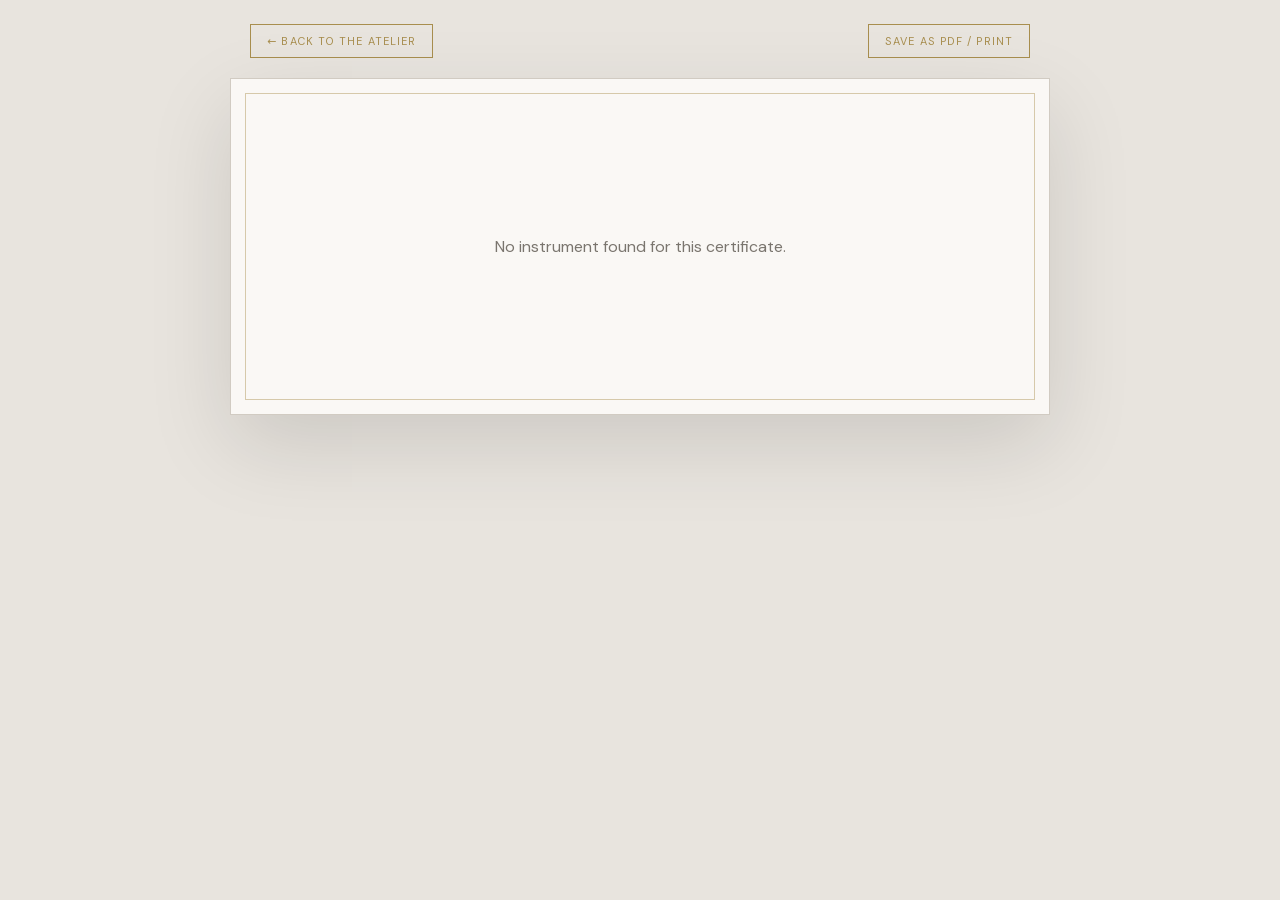
<file: certificate.html>
<!doctype html>
<html lang="en">
  <head>
    <meta charset="UTF-8" />
    <meta name="viewport" content="width=device-width, initial-scale=1.0" />
    <title>Certificate — Lars Résonance</title>
    <meta name="robots" content="noindex" />
    <link rel="icon" type="image/svg+xml" href="img/favicon.svg" />
    <link rel="preload" href="fonts/cormorant-garamond.woff2" as="font" type="font/woff2" crossorigin />
    <link rel="stylesheet" href="css/fonts.css" />
    <style>
      :root { --ink: #0A1628; --gold: #A88E4E; --gold-light: #C2A45A; --paper: #FAF8F5; --muted: #7A756E; }
      * { box-sizing: border-box; margin: 0; padding: 0; }
      html { background: #E8E4DE; }
      body { font-family: 'DM Sans', system-ui, sans-serif; color: var(--ink); -webkit-font-smoothing: antialiased; font-variant-numeric: oldstyle-nums; }
      .toolbar { max-width: 820px; margin: 24px auto 0; padding: 0 20px; display: flex; justify-content: space-between; align-items: center; font-size: 13px; }
      .toolbar a, .toolbar button { color: var(--gold); background: none; border: 1px solid var(--gold); padding: 9px 16px; font: inherit; letter-spacing: 0.1em; text-transform: uppercase; font-size: 11px; cursor: pointer; text-decoration: none; }
      .sheet { position: relative; max-width: 820px; margin: 20px auto 60px; padding: clamp(40px, 6vw, 80px) clamp(28px, 6vw, 80px); background: var(--paper); border: 1px solid #D1CBC2; box-shadow: 0 30px 80px rgba(0,0,0,0.12); }
      .sheet::before { content: ''; position: absolute; inset: 14px; border: 1px solid rgba(168, 142, 78, 0.45); pointer-events: none; }
      .mark { display: flex; align-items: baseline; justify-content: center; gap: 10px; font-family: 'Cormorant Garamond', Georgia, serif; font-size: 22px; letter-spacing: 0.3em; }
      .mark span:nth-child(2) { color: var(--gold-light); font-weight: 300; }
      .mark small { font-family: 'DM Sans', sans-serif; font-size: 9px; letter-spacing: 0.35em; color: var(--gold); }
      .kicker { margin: 44px 0 10px; text-align: center; font-size: 11px; letter-spacing: 0.3em; text-transform: uppercase; color: var(--gold); }
      h1 { text-align: center; font-family: 'Cormorant Garamond', Georgia, serif; font-weight: 500; font-size: clamp(34px, 5vw, 52px); line-height: 1.1; text-wrap: balance; }
      .lede { max-width: 560px; margin: 22px auto 40px; text-align: center; font-size: 15px; line-height: 1.75; color: #3D3A36; }
      dl { display: grid; grid-template-columns: 1fr 1fr; gap: 20px 40px; margin: 0 auto 40px; max-width: 620px; }
      dt { font-size: 10px; letter-spacing: 0.2em; text-transform: uppercase; color: var(--muted); margin-bottom: 4px; }
      dd { font-size: 16px; }
      .specs { max-width: 620px; margin: 0 auto 40px; border-top: 1px solid #D1CBC2; }
      .specs div { display: flex; justify-content: space-between; gap: 20px; padding: 10px 0; border-bottom: 1px solid #E8E4DE; font-size: 14px; }
      .specs dt { margin: 0; align-self: center; }
      .prov { max-width: 620px; margin: 0 auto 50px; font-family: 'Cormorant Garamond', Georgia, serif; font-style: italic; font-size: 19px; line-height: 1.5; text-align: center; color: #3D3A36; }
      .sign { display: flex; justify-content: space-between; gap: 40px; max-width: 620px; margin: 0 auto; font-size: 12px; color: var(--muted); }
      .sign div { flex: 1; padding-top: 10px; border-top: 1px solid var(--ink); }
      .sign strong { display: block; font-family: 'Cormorant Garamond', Georgia, serif; font-style: italic; font-weight: 400; font-size: 22px; color: var(--ink); margin-bottom: 4px; }
      .seal { position: absolute; right: clamp(28px, 6vw, 80px); bottom: clamp(40px, 6vw, 80px); width: 86px; height: 86px; border-radius: 50%; border: 1px solid var(--gold); display: grid; place-items: center; font-size: 9px; letter-spacing: 0.2em; text-transform: uppercase; color: var(--gold); text-align: center; line-height: 1.5; transform: rotate(-8deg); }
      .empty { text-align: center; padding: 80px 20px; color: var(--muted); }
      @media (max-width: 560px) { dl, .sign { grid-template-columns: 1fr; flex-direction: column; } .seal { display: none; } }
      @media print {
        html { background: #fff; }
        .toolbar { display: none; }
        .sheet { margin: 0; max-width: none; box-shadow: none; border: none; padding: 40px; }
        @page { margin: 12mm; size: A4; }
      }
    </style>
  </head>
  <body>
    <div class="toolbar">
      <a href="index.html" id="back">← Back to the atelier</a>
      <button type="button" id="print">Save as PDF / Print</button>
    </div>
    <main class="sheet" id="sheet">
      <p class="empty" id="empty" hidden>No instrument found for this certificate.</p>
    </main>
    <script type="module" src="js/certificate.js"></script>
  </body>
</html>
</file>
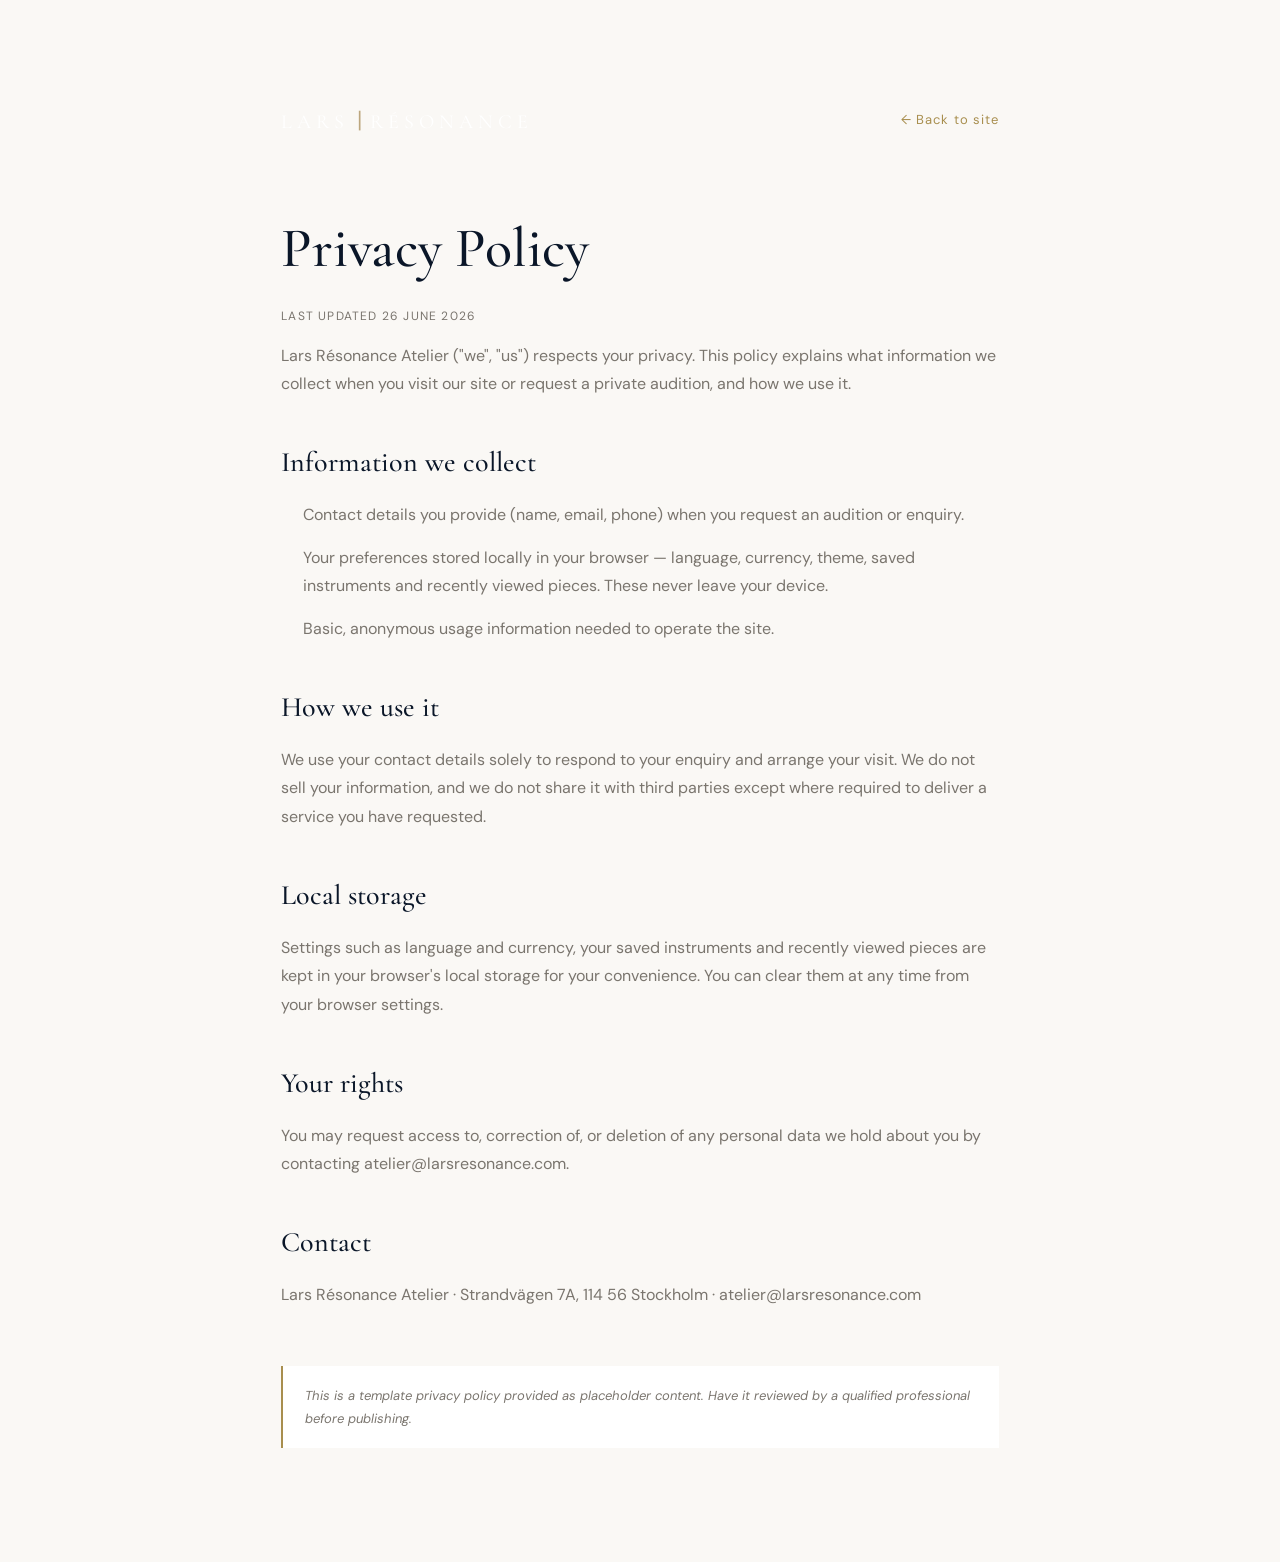
<file: privacy.html>
<!doctype html>
<html lang="en">
  <head>
    <meta charset="UTF-8" />
    <meta name="viewport" content="width=device-width, initial-scale=1.0" />
    <title>Privacy Policy — Lars Résonance</title>
    <meta name="description" content="Privacy policy for Lars Résonance — pianos & high-end audio atelier." />
    <link rel="icon" type="image/svg+xml" href="img/favicon.svg" />
    <link rel="apple-touch-icon" sizes="180x180" href="img/apple-touch-icon.png" />
    <meta name="theme-color" content="#0A1628" />
    <link rel="preconnect" href="https://fonts.googleapis.com" />
    <link rel="preconnect" href="https://fonts.gstatic.com" crossorigin />
    <link
      href="https://fonts.googleapis.com/css2?family=Cormorant+Garamond:ital,wght@0,300;0,400;0,500;0,600&family=DM+Sans:opsz,wght@9..40,300;9..40,400;9..40,500&display=swap"
      rel="stylesheet"
    />
    <link rel="stylesheet" href="css/style.css" />
    <style>
      .legal-wrap { max-width: 820px; margin: 0 auto; padding: clamp(40px, 8vw, 100px) var(--container-padding); }
      .legal-top { display: flex; align-items: center; justify-content: space-between; margin-bottom: 60px; }
      .legal-back { display: inline-flex; align-items: center; gap: 8px; font-size: 13px; letter-spacing: 0.08em; color: var(--gold-accent); }
      .legal-wrap h1 { font-family: var(--font-display); font-size: clamp(34px, 6vw, 56px); font-weight: 500; color: var(--text-primary); margin-bottom: 10px; }
      .legal-updated { font-size: 12px; letter-spacing: 0.1em; text-transform: uppercase; color: var(--text-muted); margin-bottom: 48px; }
      .legal-wrap h2 { font-family: var(--font-display); font-size: clamp(22px, 3vw, 28px); font-weight: 500; color: var(--text-primary); margin: 40px 0 14px; }
      .legal-wrap p, .legal-wrap li { color: var(--text-body); line-height: 1.8; margin-bottom: 14px; }
      .legal-wrap ul { padding-left: 22px; margin-bottom: 14px; }
      .legal-note { margin-top: 56px; padding: 18px 22px; border-left: 2px solid var(--gold-accent); background: var(--bg-secondary); font-size: 13px; font-style: italic; color: var(--text-muted); }
    </style>
  </head>
  <body style="opacity:1">
    <div class="legal-wrap">
      <div class="legal-top">
        <a href="index.html" class="nav-logo">
          <span class="logo-text">LARS</span>
          <span class="logo-separator">|</span>
          <span class="logo-text">RÉSONANCE</span>
        </a>
        <a href="index.html" class="legal-back">← Back to site</a>
      </div>

      <h1>Privacy Policy</h1>
      <p class="legal-updated">Last updated 26 June 2026</p>

      <p>
        Lars Résonance Atelier ("we", "us") respects your privacy. This policy explains what
        information we collect when you visit our site or request a private audition, and how we use it.
      </p>

      <h2>Information we collect</h2>
      <ul>
        <li>Contact details you provide (name, email, phone) when you request an audition or enquiry.</li>
        <li>Your preferences stored locally in your browser — language, currency, theme, saved instruments and recently viewed pieces. These never leave your device.</li>
        <li>Basic, anonymous usage information needed to operate the site.</li>
      </ul>

      <h2>How we use it</h2>
      <p>
        We use your contact details solely to respond to your enquiry and arrange your visit. We do not
        sell your information, and we do not share it with third parties except where required to deliver
        a service you have requested.
      </p>

      <h2>Local storage</h2>
      <p>
        Settings such as language and currency, your saved instruments and recently viewed pieces are kept
        in your browser's local storage for your convenience. You can clear them at any time from your
        browser settings.
      </p>

      <h2>Your rights</h2>
      <p>
        You may request access to, correction of, or deletion of any personal data we hold about you by
        contacting <a href="mailto:atelier@larsresonance.com">atelier@larsresonance.com</a>.
      </p>

      <h2>Contact</h2>
      <p>
        Lars Résonance Atelier · Strandvägen 7A, 114 56 Stockholm ·
        <a href="mailto:atelier@larsresonance.com">atelier@larsresonance.com</a>
      </p>

      <p class="legal-note">
        This is a template privacy policy provided as placeholder content. Have it reviewed by a qualified
        professional before publishing.
      </p>
    </div>
  </body>
</html>
</file>
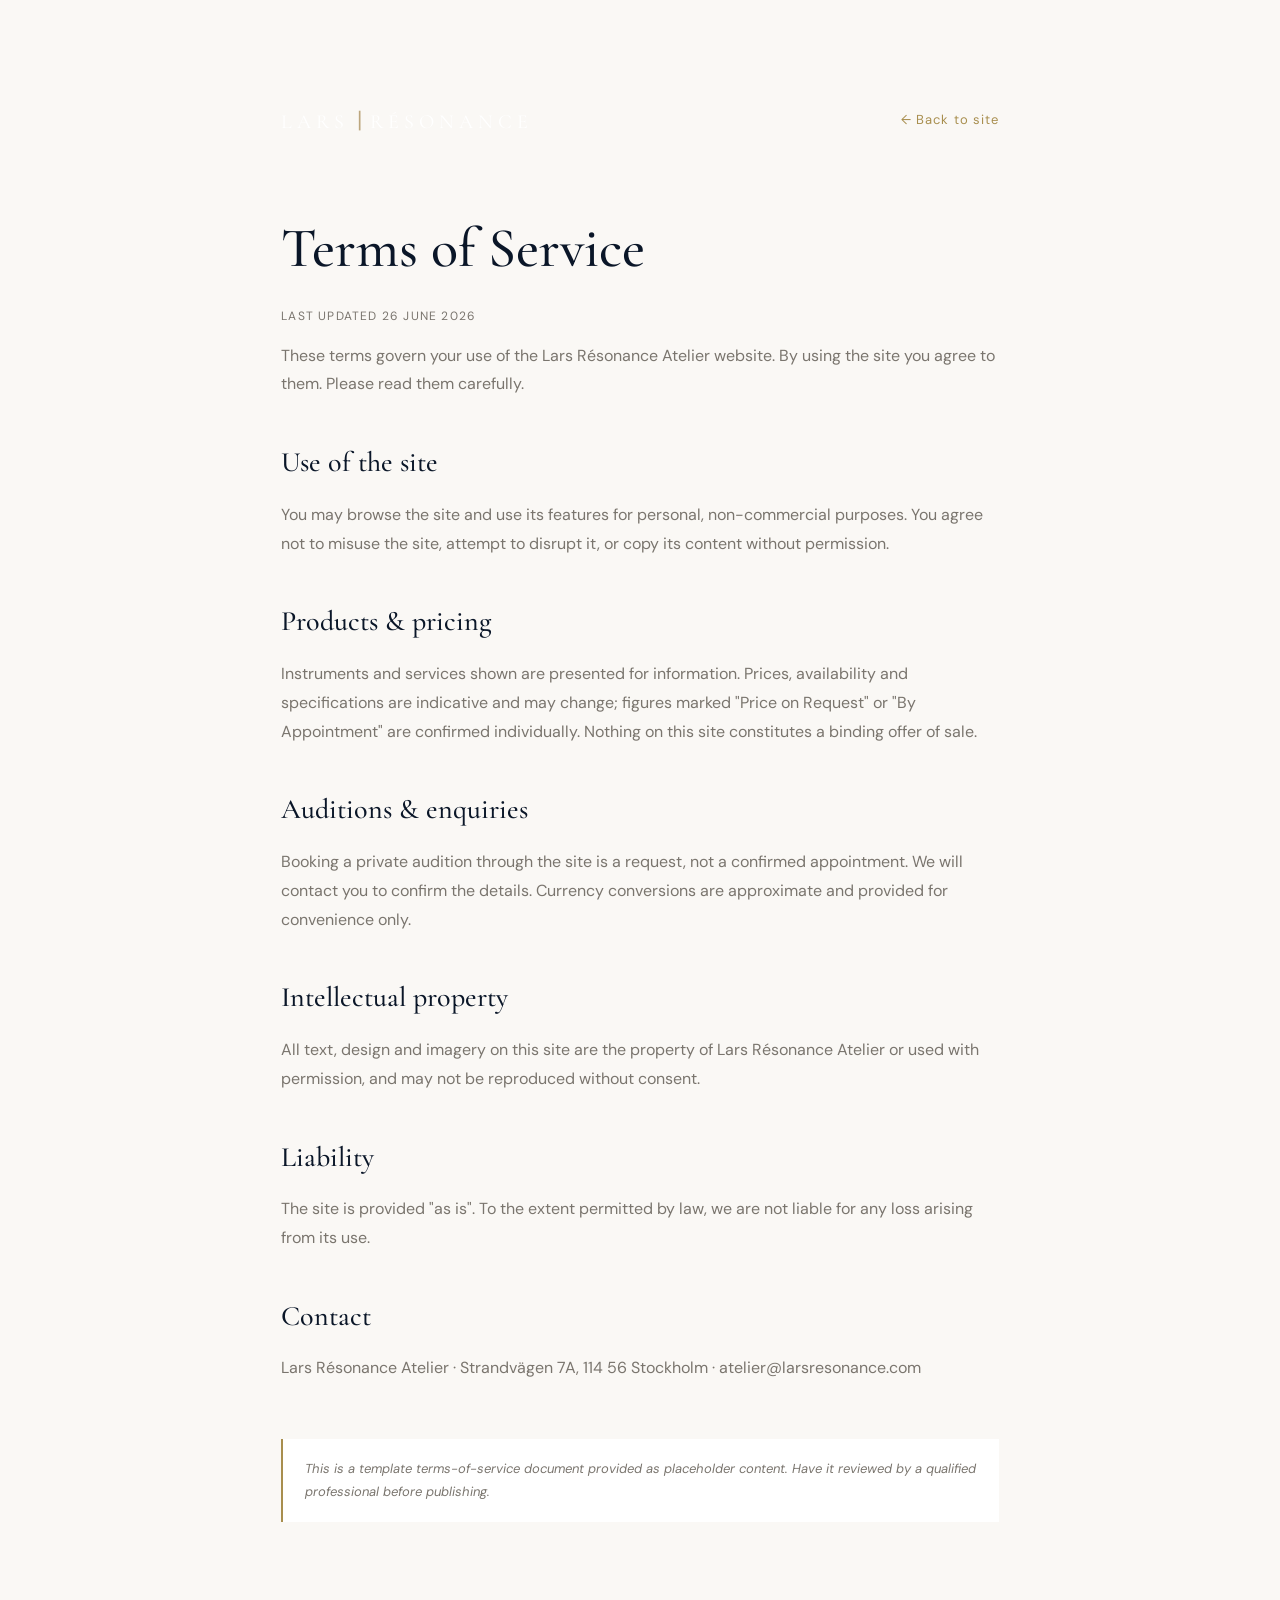
<file: terms.html>
<!doctype html>
<html lang="en">
  <head>
    <meta charset="UTF-8" />
    <meta name="viewport" content="width=device-width, initial-scale=1.0" />
    <title>Terms of Service — Lars Résonance</title>
    <meta name="description" content="Terms of service for Lars Résonance — pianos & high-end audio atelier." />
    <link rel="icon" type="image/svg+xml" href="img/favicon.svg" />
    <link rel="apple-touch-icon" sizes="180x180" href="img/apple-touch-icon.png" />
    <meta name="theme-color" content="#0A1628" />
    <link rel="preconnect" href="https://fonts.googleapis.com" />
    <link rel="preconnect" href="https://fonts.gstatic.com" crossorigin />
    <link
      href="https://fonts.googleapis.com/css2?family=Cormorant+Garamond:ital,wght@0,300;0,400;0,500;0,600&family=DM+Sans:opsz,wght@9..40,300;9..40,400;9..40,500&display=swap"
      rel="stylesheet"
    />
    <link rel="stylesheet" href="css/style.css" />
    <style>
      .legal-wrap { max-width: 820px; margin: 0 auto; padding: clamp(40px, 8vw, 100px) var(--container-padding); }
      .legal-top { display: flex; align-items: center; justify-content: space-between; margin-bottom: 60px; }
      .legal-back { display: inline-flex; align-items: center; gap: 8px; font-size: 13px; letter-spacing: 0.08em; color: var(--gold-accent); }
      .legal-wrap h1 { font-family: var(--font-display); font-size: clamp(34px, 6vw, 56px); font-weight: 500; color: var(--text-primary); margin-bottom: 10px; }
      .legal-updated { font-size: 12px; letter-spacing: 0.1em; text-transform: uppercase; color: var(--text-muted); margin-bottom: 48px; }
      .legal-wrap h2 { font-family: var(--font-display); font-size: clamp(22px, 3vw, 28px); font-weight: 500; color: var(--text-primary); margin: 40px 0 14px; }
      .legal-wrap p, .legal-wrap li { color: var(--text-body); line-height: 1.8; margin-bottom: 14px; }
      .legal-wrap ul { padding-left: 22px; margin-bottom: 14px; }
      .legal-note { margin-top: 56px; padding: 18px 22px; border-left: 2px solid var(--gold-accent); background: var(--bg-secondary); font-size: 13px; font-style: italic; color: var(--text-muted); }
    </style>
  </head>
  <body style="opacity:1">
    <div class="legal-wrap">
      <div class="legal-top">
        <a href="index.html" class="nav-logo">
          <span class="logo-text">LARS</span>
          <span class="logo-separator">|</span>
          <span class="logo-text">RÉSONANCE</span>
        </a>
        <a href="index.html" class="legal-back">← Back to site</a>
      </div>

      <h1>Terms of Service</h1>
      <p class="legal-updated">Last updated 26 June 2026</p>

      <p>
        These terms govern your use of the Lars Résonance Atelier website. By using the site you agree to
        them. Please read them carefully.
      </p>

      <h2>Use of the site</h2>
      <p>
        You may browse the site and use its features for personal, non-commercial purposes. You agree not
        to misuse the site, attempt to disrupt it, or copy its content without permission.
      </p>

      <h2>Products & pricing</h2>
      <p>
        Instruments and services shown are presented for information. Prices, availability and
        specifications are indicative and may change; figures marked "Price on Request" or "By Appointment"
        are confirmed individually. Nothing on this site constitutes a binding offer of sale.
      </p>

      <h2>Auditions & enquiries</h2>
      <p>
        Booking a private audition through the site is a request, not a confirmed appointment. We will
        contact you to confirm the details. Currency conversions are approximate and provided for
        convenience only.
      </p>

      <h2>Intellectual property</h2>
      <p>
        All text, design and imagery on this site are the property of Lars Résonance Atelier or used with
        permission, and may not be reproduced without consent.
      </p>

      <h2>Liability</h2>
      <p>
        The site is provided "as is". To the extent permitted by law, we are not liable for any loss
        arising from its use.
      </p>

      <h2>Contact</h2>
      <p>
        Lars Résonance Atelier · Strandvägen 7A, 114 56 Stockholm ·
        <a href="mailto:atelier@larsresonance.com">atelier@larsresonance.com</a>
      </p>

      <p class="legal-note">
        This is a template terms-of-service document provided as placeholder content. Have it reviewed by a
        qualified professional before publishing.
      </p>
    </div>
  </body>
</html>
</file>
<file: css/fonts.css>
/* Self-hosted variable fonts (latin subset, woff2).
   No requests to Google servers (GDPR / Schrems II) and one file per family
   covers every weight the site uses. */
@font-face {
    font-family: 'Cormorant Garamond';
    font-style: normal;
    font-weight: 300 700;
    font-display: swap;
    src: url('../fonts/cormorant-garamond.woff2') format('woff2');
}
@font-face {
    font-family: 'Cormorant Garamond';
    font-style: italic;
    font-weight: 300 500;
    font-display: swap;
    src: url('../fonts/cormorant-garamond-italic.woff2') format('woff2');
}
@font-face {
    font-family: 'DM Sans';
    font-style: normal;
    font-weight: 300 700;
    font-display: swap;
    src: url('../fonts/dm-sans.woff2') format('woff2');
}
@font-face {
    font-family: 'DM Sans';
    font-style: italic;
    font-weight: 400;
    font-display: swap;
    src: url('../fonts/dm-sans-italic.woff2') format('woff2');
}
</file>
<file: css/style.css>
/* ============================================================
   LARS RÉSONANCE — Pianos & High-End Audio Atelier
   Premium Design System
   ------------------------------------------------------------
   Effects tiers: <html data-perf="lite|standard|premium"> is set
   before first paint by the inline script in <head>. Unprefixed
   rules describe the Standard experience; premium-only effects
   opt in via html[data-perf="premium"], Lite opts out of motion.
   ============================================================ */

/* ---- Cascade layers: vendor < base < components < tiers < utilities.
   Swiper's stylesheet is imported into the lowest layer so our rules never need
   to beat it; tier rules beat components without specificity games. ---- */
@layer vendor, base, components, tiers, utilities;
@import url("https://cdn.jsdelivr.net/npm/swiper@11.1.14/swiper-bundle.min.css") layer(vendor);


@layer base {
/* ---- CSS Custom Properties ---- */
:root {
    /* Primary Palette */
    --navy-900: #0A1628;
    --navy-800: #0F1D32;
    --navy-700: #152238;
    --navy-600: #1A2D4A;
    --navy-500: #243B5C;

    /* Gold Palette */
    /* Muted ~30%: less saturated, more restrained than the original bright gold */
    --gold-400: #C2A45A;
    --gold-500: #BCA67E;
    --gold-600: #A88E4E;
    --gold-700: #8C7544;

    /* Neutrals */
    --white: #FFFFFF;
    --cream: #FAF8F5;
    --gray-100: #F5F3F0;
    --gray-200: #E8E4DE;
    --gray-300: #D1CBC2;
    --gray-400: #A39E96;
    --gray-500: #7A756E;
    --gray-600: #5C5852;
    --gray-700: #3D3A36;
    --gray-800: #2A2724;
    --black: #111111;

    /* Typography */
    --font-display: 'Cormorant Garamond', Georgia, serif;
    --font-body: 'DM Sans', -apple-system, sans-serif;

    /* Spacing */
    --section-padding: clamp(96px, 12vw, 190px);
    --container-max: 1400px;
    --container-padding: clamp(20px, 4vw, 80px);

    /* Transitions */
    --ease-out-expo: cubic-bezier(0.16, 1, 0.3, 1);
    --ease-out-quart: cubic-bezier(0.25, 1, 0.5, 1);
    --ease-in-out: cubic-bezier(0.65, 0, 0.35, 1);

    /* Borders */
    --border-light: 1px solid rgba(255, 255, 255, 0.1);
    --border-dark: 1px solid rgba(0, 0, 0, 0.08);

    /* ---- Semantic Theme Tokens (Light Mode) ---- */
    --bg-primary: var(--cream);
    --bg-secondary: var(--white);
    --bg-card: var(--white);
    --bg-card-hover: var(--white);
    --bg-input: transparent;

    --text-primary: var(--navy-900);
    --text-secondary: var(--gray-700);
    --text-body: var(--gray-500);
    --text-muted: var(--gray-400);

    --card-border: var(--gray-100);
    --card-shadow: rgba(0, 0, 0, 0.1);
    --section-border: var(--gray-100);

    --gold-accent: var(--gold-600);
    --title-em: var(--gold-600);

    --filter-bg: transparent;
    --filter-hover-bg: rgba(201, 169, 110, 0.08);
    --filter-text: var(--gray-500);
    --filter-active-text: var(--navy-900);
    --filter-border: var(--gray-200);

    --form-bg: rgba(255, 255, 255, 0.03);
    --form-border: rgba(255, 255, 255, 0.08);

    --testimonial-bg: var(--cream);
    --testimonial-border: var(--gray-100);
    --testimonial-text: var(--navy-800);

    --service-number: var(--gold-500);
    --service-number-hover: var(--gold-400);

    --scrollbar-track: var(--navy-900);
    --scrollbar-thumb: var(--gold-600);
}

/* ---- Dark Mode Overrides ---- */
[data-theme="dark"] {
    --bg-primary: #0D0D0D;
    --bg-secondary: #141414;
    --bg-card: #1A1A1A;
    --bg-card-hover: #1F1F1F;
    --bg-input: rgba(255, 255, 255, 0.03);

    --text-primary: #F0ECE6;
    --text-secondary: #C8C2B8;
    --text-body: #8A847C;
    --text-muted: #6A645C;

    --card-border: rgba(255, 255, 255, 0.06);
    --card-shadow: rgba(0, 0, 0, 0.4);
    --section-border: rgba(255, 255, 255, 0.06);

    --gold-accent: var(--gold-400);
    --title-em: var(--gold-400);

    --filter-bg: transparent;
    --filter-hover-bg: rgba(212, 175, 55, 0.08);
    --filter-text: #8A847C;
    --filter-active-text: #F0ECE6;
    --filter-border: rgba(255, 255, 255, 0.1);

    --form-bg: rgba(255, 255, 255, 0.02);
    --form-border: rgba(255, 255, 255, 0.06);

    --testimonial-bg: #141414;
    --testimonial-border: rgba(255, 255, 255, 0.06);
    --testimonial-text: #F0ECE6;

    --service-number: var(--gold-600);
    --service-number-hover: var(--gold-400);

    --scrollbar-track: #0D0D0D;
    --scrollbar-thumb: var(--gold-600);
}

/* ---- Reset & Base ---- */
*,
*::before,
*::after {
    margin: 0;
    padding: 0;
    box-sizing: border-box;
}

html {
    scroll-behavior: smooth;
    -webkit-font-smoothing: antialiased;
    -moz-osx-font-smoothing: grayscale;
    overflow-x: hidden;
}

body {
    font-family: var(--font-body);
    font-size: 16px;
    line-height: 1.7;
    color: var(--text-secondary);
    background-color: var(--bg-primary);
    overflow-x: hidden;
    cursor: none;
    transition: background-color 0.6s ease, color 0.6s ease;
}

/* ---- Automatic hyphenation for long-form text ---- */
p, h1, h2, h3, h4, h5, h6,
.section-title, .section-desc, .hero-subtitle,
.about-text, .testimonial-text, .contact-desc,
.piece-title, .service-card p, .space-content p {
    -webkit-hyphens: auto;
    -ms-hyphens: auto;
    hyphens: auto;
    overflow-wrap: break-word;
    word-wrap: break-word;
}

/* Don't hyphenate buttons, labels or nav */
.btn, .nav-link, .mobile-link,
.logo-text, .logo-sub, .preloader-text,
.section-tag span, .badge-text {
    -webkit-hyphens: manual;
    -ms-hyphens: manual;
    hyphens: manual;
}

/* Restore default cursor on touch devices */
@media (hover: none) {
    body { cursor: auto; }
    .cursor, .cursor-follower { display: none; }
}

img {
    max-width: 100%;
    height: auto;
    display: block;
}

a {
    text-decoration: none;
    color: inherit;
    cursor: none;
}

button {
    border: none;
    background: none;
    cursor: none;
    font-family: inherit;
}

input, textarea, select {
    font-family: inherit;
    cursor: none;
}

ul { list-style: none; }

.container {
    max-width: var(--container-max);
    margin: 0 auto;
    padding: 0 var(--container-padding);
}
} /* end @layer base */

@layer components {
/* ---- Custom Cursor ---- */
/* Subtle custom cursor — a faint ring follower only, no hard dot.
   Hidden on touch / lite / coarse pointers (see overrides below). */
.cursor-follower {
    position: fixed;
    top: 0;
    left: 0;
    width: 26px;
    height: 26px;
    margin: -13px 0 0 -13px;
    border: 1px solid rgba(201, 169, 110, 0.35);
    border-radius: 50%;
    pointer-events: none;
    z-index: 9998;
    opacity: 0;
    transition: opacity 0.4s ease, width 0.3s ease, height 0.3s ease,
                margin 0.3s ease, border-color 0.3s ease;
    will-change: transform;
}

.cursor-follower.active {
    width: 42px;
    height: 42px;
    margin: -21px 0 0 -21px;
    border-color: rgba(201, 169, 110, 0.5);
}

@media (pointer: fine) {
    html[data-perf="premium"] .cursor-follower { opacity: 1; }
}

body {
    cursor: default;
}

a, button, .magnetic-btn, .piece-card, .service-card, input, textarea, select {
    cursor: pointer;
}

/* ---- Preloader ---- */
.preloader {
    position: fixed;
    top: 0;
    left: 0;
    width: 100%;
    height: 100%;
    background: var(--navy-900);
    z-index: 100000;
    display: flex;
    align-items: center;
    justify-content: center;
    transition: opacity 0.8s var(--ease-out-expo),
                visibility 0.8s;
}

.preloader.hidden {
    opacity: 0;
    visibility: hidden;
}

.preloader-inner {
    text-align: center;
}

.preloader-logo {
    display: flex;
    align-items: center;
    gap: 20px;
    margin-bottom: 40px;
}

.preloader-text {
    font-family: var(--font-display);
    font-size: clamp(24px, 4vw, 42px);
    font-weight: 300;
    letter-spacing: 0.3em;
    color: var(--white);
}

.preloader-divider {
    width: 40px;
    height: 1px;
    background: var(--gold-500);
}

.preloader-bar {
    width: 200px;
    height: 1px;
    background: rgba(255, 255, 255, 0.1);
    margin: 0 auto 16px;
    overflow: hidden;
    border-radius: 1px;
}

.preloader-progress {
    width: 0%;
    height: 100%;
    background: linear-gradient(90deg, var(--gold-400), var(--gold-600));
    transition: width 0.3s var(--ease-out-expo);
}

.preloader-percent {
    font-family: var(--font-body);
    font-size: 12px;
    letter-spacing: 0.2em;
    color: var(--gold-500);
}

/* ---- Navigation ---- */
.header {
    position: fixed;
    top: 0;
    left: 0;
    width: 100%;
    z-index: 1000;
    padding: 20px 0;
    transition: background-color 0.5s var(--ease-out-expo), padding 0.5s var(--ease-out-expo), box-shadow 0.5s var(--ease-out-expo), top 0.5s var(--ease-out-expo);
}

.header.scrolled {
    background: rgba(10, 22, 40, 0.95);
    padding: 12px 0;
    box-shadow: 0 4px 30px rgba(0, 0, 0, 0.3);
}

.nav {
    max-width: var(--container-max);
    margin: 0 auto;
    padding: 0 var(--container-padding);
    display: flex;
    align-items: center;
    justify-content: space-between;
}

.nav-logo {
    display: flex;
    align-items: baseline;
    gap: 8px;
    position: relative;
    z-index: 2;
}

.logo-text {
    font-family: var(--font-display);
    font-size: 20px;
    font-weight: 400;
    letter-spacing: 0.25em;
    color: var(--white);
    transition: color 0.3s ease;
}

.logo-separator {
    color: var(--gold-500);
    font-weight: 300;
    font-size: 24px;
}

.logo-sub {
    font-family: var(--font-body);
    font-size: 9px;
    letter-spacing: 0.35em;
    color: var(--gold-500);
    text-transform: uppercase;
    margin-left: -4px;
}

.nav-links {
    display: flex;
    align-items: center;
    gap: 36px;
}

.nav-link {
    font-size: 13px;
    font-weight: 400;
    letter-spacing: 0.08em;
    color: rgba(255, 255, 255, 0.75);
    text-transform: uppercase;
    position: relative;
    padding: 4px 0;
    overflow: hidden;
    transition: color 0.3s ease;
}

.nav-link::after {
    content: '';
    position: absolute;
    bottom: 0;
    left: 0;
    width: 100%;
    height: 1px;
    background: var(--gold-400);
    transform: scaleX(0);
    transform-origin: right;
    transition: transform 0.5s var(--ease-out-expo);
}

.nav-link:hover,
.nav-link.active {
    color: var(--white);
}

.nav-link:hover::after,
.nav-link.active::after {
    transform: scaleX(1);
    transform-origin: left;
}

.nav-actions {
    display: flex;
    align-items: center;
    gap: 20px;
}

.nav-cta {
    padding: 10px 24px;
    border: 1px solid var(--gold-500);
    color: var(--gold-500);
    font-size: 12px;
    letter-spacing: 0.1em;
    text-transform: uppercase;
    transition: color 0.4s var(--ease-out-expo), background-color 0.4s var(--ease-out-expo), border-color 0.4s var(--ease-out-expo), box-shadow 0.4s var(--ease-out-expo), opacity 0.4s var(--ease-out-expo), transform 0.4s var(--ease-out-expo), visibility 0.4s var(--ease-out-expo);
}

.nav-cta:hover {
    background: var(--gold-500);
    color: var(--navy-900);
}

.nav-toggle {
    display: none;
    flex-direction: column;
    gap: 6px;
    padding: 4px;
    z-index: 2;
}

.nav-toggle span {
    width: 28px;
    height: 1.5px;
    background: var(--white);
    transition: transform 0.4s var(--ease-out-expo), opacity 0.4s var(--ease-out-expo), background-color 0.4s var(--ease-out-expo);
    transform-origin: center;
}

.nav-toggle.active span:nth-child(1) {
    transform: rotate(45deg) translate(5px, 5px);
}

.nav-toggle.active span:nth-child(2) {
    opacity: 0;
    transform: scaleX(0);
}

.nav-toggle.active span:nth-child(3) {
    transform: rotate(-45deg) translate(5px, -5px);
}

/* ---- Mobile Menu ---- */
.mobile-menu {
    position: fixed;
    top: 0;
    left: 0;
    width: 100%;
    height: 100%;
    background: var(--navy-900);
    z-index: 999;
    display: flex;
    align-items: flex-start;
    justify-content: center;
    /* clear the fixed announce bar + header, and allow the full menu to scroll */
    padding: 110px 20px 48px;
    overflow-y: auto;
    -webkit-overflow-scrolling: touch;
    opacity: 0;
    visibility: hidden;
    transition: opacity 0.6s var(--ease-out-expo), visibility 0.6s var(--ease-out-expo);
}

.mobile-menu-inner {
    width: 100%;
    max-width: 460px;
    margin: 0 auto;
}

.mobile-menu.active {
    opacity: 1;
    visibility: visible;
}

.mobile-menu-links {
    text-align: center;
}

.mobile-menu-links li {
    overflow: hidden;
}

.mobile-link {
    display: inline-block;
    font-family: var(--font-display);
    font-size: clamp(32px, 6vw, 56px);
    font-weight: 300;
    color: var(--white);
    padding: 8px 0;
    transition: color 0.3s ease;
    transform: translateY(100%);
    opacity: 0;
}

.mobile-menu.active .mobile-link {
    transform: translateY(0);
    opacity: 1;
    transition: transform 0.8s var(--ease-out-expo),
                opacity 0.8s var(--ease-out-expo),
                color 0.3s ease;
}

.mobile-menu.active .mobile-menu-links li:nth-child(1) .mobile-link { transition-delay: 0.1s; }
.mobile-menu.active .mobile-menu-links li:nth-child(2) .mobile-link { transition-delay: 0.15s; }
.mobile-menu.active .mobile-menu-links li:nth-child(3) .mobile-link { transition-delay: 0.2s; }
.mobile-menu.active .mobile-menu-links li:nth-child(4) .mobile-link { transition-delay: 0.25s; }
.mobile-menu.active .mobile-menu-links li:nth-child(5) .mobile-link { transition-delay: 0.3s; }
.mobile-menu.active .mobile-menu-links li:nth-child(6) .mobile-link { transition-delay: 0.35s; }
.mobile-menu.active .mobile-menu-links li:nth-child(7) .mobile-link { transition-delay: 0.4s; }

.mobile-link:hover { color: var(--gold-400); }

.mobile-menu-footer {
    text-align: center;
    margin-top: 40px;
    color: var(--gray-400);
    font-size: 14px;
    opacity: 0;
    transition: opacity 0.6s ease 0.5s;
}

.mobile-menu.active .mobile-menu-footer {
    opacity: 1;
}

/* ---- Hero Section ---- */
.hero {
    position: relative;
    height: 100vh;
    min-height: 700px;
    display: flex;
    align-items: center;
    justify-content: center;
    overflow: hidden;
}

.hero-bg {
    position: absolute;
    inset: 0;
    z-index: 0;
}

.hero-slide {
    position: absolute;
    inset: 0;
    background-size: cover;
    background-position: center;
    opacity: 0;
    transition: opacity 1.2s ease;
}

.hero-slide.active {
    opacity: 1;
}

/* Premium: slow Ken Burns drift on the active slide */
html[data-perf="premium"] .hero-slide {
    transform: scale(1.08);
    transition: opacity 1.5s ease, transform 8s ease;
}
html[data-perf="premium"] .hero-slide.active { transform: scale(1); }

.hero-overlay {
    position: absolute;
    inset: 0;
    background: linear-gradient(
        180deg,
        rgba(10, 22, 40, 0.7) 0%,
        rgba(10, 22, 40, 0.5) 40%,
        rgba(10, 22, 40, 0.8) 100%
    );
    z-index: 1;
}

.hero-content {
    position: relative;
    z-index: 3;
    width: 100%; /* flex item must shrink with the viewport, or the subtitle overflows on phones */
    text-align: center;
    max-width: 900px;
    padding: 0 20px;
}

.hero-badge {
    display: flex;
    align-items: center;
    justify-content: center;
    gap: 16px;
    margin-bottom: 32px;
    opacity: 0;
    transform: translateY(20px);
}

.badge-line {
    width: 40px;
    height: 1px;
    background: var(--gold-500);
}

.badge-text {
    font-family: var(--font-body);
    font-size: 11px;
    letter-spacing: 0.26em;
    text-transform: uppercase;
    color: var(--gold-500);
}

.hero-title {
    font-family: var(--font-display);
    font-weight: 600;
    line-height: 1.1;
    margin-bottom: 24px;
    overflow: hidden;
}

.title-line {
    display: block;
    overflow: hidden;
}

.title-word {
    display: inline-block;
    font-size: clamp(48px, 8vw, 110px);
    color: var(--white);
    transform: translateY(100%);
    opacity: 0;
}

.title-word.accent {
    font-style: italic;
    color: var(--gold-400);
}

.hero-subtitle {
    font-size: clamp(16px, 1.8vw, 20px);
    color: rgba(255, 255, 255, 0.7);
    max-width: 600px;
    margin: 0 auto 40px;
    line-height: 1.8;
    opacity: 0;
    transform: translateY(20px);
}

.hero-actions {
    display: flex;
    align-items: center;
    justify-content: center;
    gap: 20px;
    opacity: 0;
    transform: translateY(20px);
}

/* Buttons */
.btn {
    display: inline-flex;
    align-items: center;
    gap: 12px;
    padding: 16px 32px;
    font-size: 13px;
    font-weight: 500;
    letter-spacing: 0.1em;
    text-transform: uppercase;
    transition: color 0.5s var(--ease-out-expo), background-color 0.5s var(--ease-out-expo), border-color 0.5s var(--ease-out-expo), box-shadow 0.5s var(--ease-out-expo), opacity 0.5s var(--ease-out-expo), transform 0.5s var(--ease-out-expo), visibility 0.5s var(--ease-out-expo);
    position: relative;
    overflow: hidden;
}

.btn-primary {
    background: var(--gold-500);
    color: var(--navy-900);
}

.btn-primary:hover {
    background: var(--gold-400);
    transform: translateY(-2px);
    box-shadow: 0 10px 40px rgba(201, 169, 110, 0.3);
}

.btn-outline {
    border: 1px solid rgba(255, 255, 255, 0.3);
    color: var(--white);
}

.btn-outline:hover {
    border-color: var(--gold-500);
    color: var(--gold-500);
    transform: translateY(-2px);
}

.btn-outline-dark {
    border: 1px solid var(--card-border);
    color: var(--text-primary);
    transition: color 0.4s var(--ease-out-expo), background-color 0.4s var(--ease-out-expo), border-color 0.4s var(--ease-out-expo), box-shadow 0.4s var(--ease-out-expo), opacity 0.4s var(--ease-out-expo), transform 0.4s var(--ease-out-expo), visibility 0.4s var(--ease-out-expo);
}

.btn-outline-dark:hover {
    border-color: var(--gold-accent);
    color: var(--gold-accent);
    transform: translateY(-2px);
}

.btn-gold {
    background: linear-gradient(135deg, var(--gold-400), var(--gold-600));
    color: var(--navy-900);
    font-weight: 600;
}

.btn-gold:hover {
    transform: translateY(-2px);
    box-shadow: 0 10px 40px rgba(201, 169, 110, 0.4);
}

.btn-full {
    width: 100%;
    justify-content: center;
}

.btn-icon {
    display: flex;
    align-items: center;
    transition: transform 0.4s var(--ease-out-expo);
}

.btn-icon svg {
    width: 18px;
    height: 18px;
}

.btn:hover .btn-icon {
    transform: translateX(4px);
}

/* ---- Section Styles ---- */
.section-tag {
    display: flex;
    align-items: center;
    gap: 16px;
    margin-bottom: 20px;
}

.section-tag span {
    font-size: 11px;
    letter-spacing: 0.3em;
    text-transform: uppercase;
    color: var(--gold-600);
}

.section-tag.light span {
    color: var(--gold-400);
}

.tag-line {
    width: 30px;
    height: 1px;
    background: var(--gold-500);
}

.section-title {
    font-family: var(--font-display);
    font-size: clamp(36px, 5vw, 64px);
    font-weight: 300;
    line-height: 1.15;
    color: var(--text-primary);
    margin-bottom: 20px;
    transition: color 0.6s ease;
}

.section-title.light {
    color: var(--white);
}

.section-title em {
    font-style: italic;
    color: var(--title-em);
    transition: color 0.6s ease;
}

.section-title.light em {
    color: var(--gold-400);
}

.section-desc {
    font-size: 17px;
    color: var(--text-body);
    max-width: 600px;
    line-height: 1.8;
    transition: color 0.6s ease;
}

.section-desc.light {
    color: rgba(255, 255, 255, 0.6);
}

.section-header {
    text-align: center;
    margin-bottom: 60px;
}

.section-header .section-tag {
    justify-content: center;
}

.section-header .section-desc {
    margin: 0 auto;
}

/* ---- About Section ---- */
.about {
    padding: var(--section-padding) 0;
    background: var(--bg-primary);
    transition: background-color 0.6s ease;
}

.about-grid {
    display: grid;
    grid-template-columns: 1fr 1fr;
    gap: 80px;
    align-items: center;
}

.about-images {
    position: relative;
}

.about-img-wrapper {
    overflow: hidden;
    border-radius: 2px;
}

.img-reveal {
    position: relative;
}

/* ::after overlay removed — clipPath animation handles the reveal */

.about-img-main {
    width: 100%;
    height: 500px;
    object-fit: cover;
    transform: scale(1.1);
    transition: transform 1.2s var(--ease-out-expo);
}

.about-img-wrapper:hover .about-img-main,
.about-img-wrapper:hover .about-img-secondary {
    transform: scale(1);
}

.about-img-float {
    position: absolute;
    bottom: -40px;
    right: -40px;
    width: 250px;
    box-shadow: 0 20px 60px rgba(0, 0, 0, 0.15);
    border: 4px solid var(--bg-primary);
}

.about-img-secondary {
    width: 100%;
    height: 300px;
    object-fit: cover;
    transform: scale(1.1);
    transition: transform 1.2s var(--ease-out-expo);
}

.about-experience {
    position: absolute;
    top: -20px;
    left: -20px;
    background: var(--navy-900);
    color: var(--white);
    padding: 24px 28px;
    text-align: center;
    z-index: 2;
}

.exp-number {
    font-family: var(--font-display);
    font-size: 56px;
    font-weight: 300;
    color: var(--gold-400);
    display: block;
    line-height: 1;
}

.exp-text {
    font-size: 11px;
    letter-spacing: 0.15em;
    text-transform: uppercase;
    color: rgba(255, 255, 255, 0.6);
    line-height: 1.5;
}

.about-content .section-title {
    margin-bottom: 24px;
}

.about-text {
    font-size: 16px;
    color: var(--text-body);
    margin-bottom: 20px;
    line-height: 1.8;
    transition: color 0.6s ease;
}

.about-features {
    display: flex;
    flex-direction: column;
    gap: 24px;
    margin: 36px 0 40px;
}

.about-feature {
    display: flex;
    align-items: flex-start;
    gap: 16px;
}

.feature-icon {
    width: 48px;
    height: 48px;
    display: flex;
    align-items: center;
    justify-content: center;
    background: rgba(201, 169, 110, 0.1);
    border-radius: 2px;
    flex-shrink: 0;
    color: var(--gold-600);
}

.feature-icon svg {
    width: 22px;
    height: 22px;
}

.about-feature h4 {
    font-size: 15px;
    font-weight: 600;
    color: var(--text-primary);
    margin-bottom: 2px;
    transition: color 0.6s ease;
}

.about-feature p {
    font-size: 14px;
    color: var(--text-muted);
    transition: color 0.6s ease;
}

/* ---- Collection Section ---- */
.collection {
    padding: var(--section-padding) 0;
    background: var(--bg-secondary);
    transition: background-color 0.6s ease;
}

.piece-filters {
    display: flex;
    align-items: center;
    justify-content: center;
    gap: 8px;
    margin-bottom: 48px;
    flex-wrap: wrap;
}

.filter-btn {
    padding: 10px 24px;
    font-size: 13px;
    letter-spacing: 0.05em;
    color: var(--filter-text);
    border: 1px solid var(--filter-border);
    transition: color 0.4s var(--ease-out-expo), background-color 0.4s var(--ease-out-expo), border-color 0.4s var(--ease-out-expo), box-shadow 0.4s var(--ease-out-expo), opacity 0.4s var(--ease-out-expo), transform 0.4s var(--ease-out-expo), visibility 0.4s var(--ease-out-expo);
}

.filter-btn:hover,
.filter-btn.active {
    color: var(--filter-active-text);
    border-color: var(--gold-500);
    background: var(--filter-hover-bg);
}

.piece-grid {
    display: grid;
    grid-template-columns: repeat(3, 1fr);
    gap: 32px;
}

.piece-card {
    background: var(--bg-card);
    border: 1px solid var(--card-border);
    overflow: hidden;
    transition: color 0.6s var(--ease-out-expo), background-color 0.6s var(--ease-out-expo), border-color 0.6s var(--ease-out-expo), box-shadow 0.6s var(--ease-out-expo), opacity 0.6s var(--ease-out-expo), transform 0.6s var(--ease-out-expo), visibility 0.6s var(--ease-out-expo);
    opacity: 0;
    transform: translateY(40px);
}

.piece-card.visible {
    opacity: 1;
    transform: translateY(0);
}

.piece-card:hover {
    transform: translateY(-8px);
    box-shadow: 0 20px 60px var(--card-shadow);
    border-color: transparent;
}

.piece-image {
    position: relative;
    overflow: hidden;
    aspect-ratio: 4/3;
}

.piece-image img {
    width: 100%;
    height: 100%;
    object-fit: cover;
    transition: transform 0.8s var(--ease-out-expo);
}

.piece-card:hover .piece-image img {
    transform: scale(1.08);
}

.piece-overlay {
    position: absolute;
    top: 16px;
    left: 16px;
    right: 16px;
    display: flex;
    justify-content: space-between;
    align-items: flex-start;
    z-index: 2;
}

.piece-tag {
    background: var(--navy-900);
    color: var(--gold-400);
    padding: 6px 14px;
    font-size: 10px;
    letter-spacing: 0.15em;
    text-transform: uppercase;
}

.piece-favorite {
    width: 36px;
    height: 36px;
    background: rgba(255, 255, 255, 0.9);
    display: flex;
    align-items: center;
    justify-content: center;
    border-radius: 50%;
    color: var(--gray-500);
    transition: color 0.3s ease, background-color 0.3s ease, border-color 0.3s ease, box-shadow 0.3s ease, opacity 0.3s ease, transform 0.3s ease, visibility 0.3s ease;
}

.piece-favorite:hover {
    background: var(--gold-400);
    color: var(--white);
}

.piece-favorite svg {
    width: 16px;
    height: 16px;
}

.piece-quick-view {
    position: absolute;
    bottom: 0;
    left: 0;
    right: 0;
    padding: 20px;
    background: linear-gradient(transparent, rgba(10, 22, 40, 0.8));
    display: flex;
    align-items: center;
    justify-content: center;
    gap: 8px;
    color: var(--white);
    font-size: 13px;
    letter-spacing: 0.1em;
    text-transform: uppercase;
    opacity: 0;
    transform: translateY(20px);
    transition: color 0.5s var(--ease-out-expo), background-color 0.5s var(--ease-out-expo), border-color 0.5s var(--ease-out-expo), box-shadow 0.5s var(--ease-out-expo), opacity 0.5s var(--ease-out-expo), transform 0.5s var(--ease-out-expo), visibility 0.5s var(--ease-out-expo);
}

.piece-card:hover .piece-quick-view {
    opacity: 1;
    transform: translateY(0);
}

.piece-quick-view svg {
    width: 16px;
    height: 16px;
}

.piece-info {
    padding: 24px;
}

.piece-location {
    display: flex;
    align-items: center;
    gap: 6px;
    font-size: 12px;
    color: var(--text-muted);
    letter-spacing: 0.05em;
    text-transform: uppercase;
    margin-bottom: 8px;
}

.piece-location svg {
    width: 14px;
    height: 14px;
    color: var(--gold-500);
}

.piece-title {
    font-family: var(--font-display);
    font-size: 22px;
    font-weight: 500;
    color: var(--text-primary);
    margin-bottom: 8px;
    transition: color 0.3s ease;
}

.piece-card:hover .piece-title {
    color: var(--gold-600);
}

.piece-price {
    font-family: var(--font-display);
    font-size: 24px;
    font-weight: 600;
    color: var(--text-primary);
    margin-bottom: 16px;
    transition: color 0.6s ease;
}

.piece-details {
    display: flex;
    gap: 20px;
    padding-top: 16px;
    border-top: 1px solid var(--card-border);
}

.piece-details span {
    display: flex;
    align-items: center;
    gap: 6px;
    font-size: 13px;
    color: var(--text-body);
}

.piece-details svg {
    width: 16px;
    height: 16px;
    color: var(--gold-600);
}

.collection-cta {
    text-align: center;
    margin-top: 60px;
}

/* ---- Spaces ---- */
.spaces {
    padding: var(--section-padding) 0;
    background: var(--navy-900);
    overflow: hidden;
}

.space-slider {
    margin-top: 20px;
}

.space-swiper {
    overflow: visible;
    padding: 0 var(--container-padding);
}

.space-card {
    position: relative;
    height: 500px;
    overflow: hidden;
    border-radius: 2px;
}

.space-img {
    position: absolute;
    inset: 0;
}

.space-img img {
    width: 100%;
    height: 100%;
    object-fit: cover;
    transition: transform 0.8s var(--ease-out-expo);
}

.space-card:hover .space-img img {
    transform: scale(1.08);
}

.space-content {
    position: absolute;
    bottom: 0;
    left: 0;
    right: 0;
    padding: 40px 30px;
    background: linear-gradient(transparent, rgba(10, 22, 40, 0.95));
    z-index: 1;
}

.space-city {
    display: inline-block;
    font-size: 10px;
    letter-spacing: 0.25em;
    text-transform: uppercase;
    color: var(--gold-400);
    padding: 4px 12px;
    border: 1px solid rgba(212, 175, 55, 0.3);
    margin-bottom: 12px;
}

.space-content h3 {
    font-family: var(--font-display);
    font-size: 28px;
    font-weight: 400;
    color: var(--white);
    margin-bottom: 8px;
}

.space-content p {
    font-size: 14px;
    color: rgba(255, 255, 255, 0.6);
    margin-bottom: 12px;
}

.space-count {
    font-size: 12px;
    letter-spacing: 0.1em;
    color: var(--gold-500);
    text-transform: uppercase;
}

.swiper-nav {
    display: flex;
    align-items: center;
    justify-content: center;
    gap: 14px;
    margin-top: 40px;
}

.swiper-btn {
    width: 46px;
    height: 46px;
    display: flex;
    align-items: center;
    justify-content: center;
    border: 1px solid rgba(201, 169, 110, 0.65);
    border-radius: 50%;
    background: rgba(201, 169, 110, 0.1);
    color: var(--gold-400);
    transition: color 0.4s var(--ease-out-expo), background-color 0.4s var(--ease-out-expo), border-color 0.4s var(--ease-out-expo), box-shadow 0.4s var(--ease-out-expo), opacity 0.4s var(--ease-out-expo), transform 0.4s var(--ease-out-expo), visibility 0.4s var(--ease-out-expo);
}

.swiper-btn:hover {
    border-color: var(--gold-400);
    color: var(--navy-900);
    background: var(--gold-400);
    transform: scale(1.05);
}

.swiper-btn svg {
    width: 18px;
    height: 18px;
}

.swiper-pagination-custom {
    position: static;
    width: auto;
    display: flex;
    justify-content: center;
    align-items: center;
    gap: 8px;
}

.swiper-pagination-custom .swiper-pagination-bullet {
    width: 24px;
    height: 2px;
    background: rgba(255, 255, 255, 0.2);
    border-radius: 0;
    opacity: 1;
    transition: width 0.4s ease, background-color 0.4s ease;
}

.swiper-pagination-custom .swiper-pagination-bullet-active {
    width: 40px;
    background: var(--gold-500);
}

/* On phones the 9 dashes make the nav row wider than the screen and push the
   arrows off-edge — shrink the dashes to small dots so the arrows stay visible */
@media (max-width: 600px) {
    .swiper-nav { gap: 10px; }
    .swiper-pagination-custom { gap: 6px; }
    .swiper-pagination-custom .swiper-pagination-bullet {
        width: 6px;
        height: 6px;
        border-radius: 50%;
    }
    .swiper-pagination-custom .swiper-pagination-bullet-active {
        width: 18px;
        border-radius: 3px;
    }
    .swiper-btn { width: 40px; height: 40px; }
}

/* ---- Services Section ---- */
.services {
    padding: var(--section-padding) 0;
    background: var(--bg-primary);
    transition: background-color 0.6s ease;
}

.services-grid {
    display: grid;
    grid-template-columns: repeat(4, 1fr);
    gap: 32px;
}

.service-card {
    padding: 40px 32px;
    background: var(--bg-card);
    border: 1px solid var(--card-border);
    transition: color 0.6s var(--ease-out-expo), background-color 0.6s var(--ease-out-expo), border-color 0.6s var(--ease-out-expo), box-shadow 0.6s var(--ease-out-expo), opacity 0.6s var(--ease-out-expo), transform 0.6s var(--ease-out-expo), visibility 0.6s var(--ease-out-expo);
    position: relative;
    overflow: hidden;
}

.service-card::before {
    content: '';
    position: absolute;
    bottom: 0;
    left: 0;
    width: 100%;
    height: 3px;
    background: linear-gradient(90deg, var(--gold-400), var(--gold-600));
    transform: scaleX(0);
    transform-origin: left;
    transition: transform 0.6s var(--ease-out-expo);
}

.service-card:hover {
    transform: translateY(-8px);
    box-shadow: 0 20px 60px var(--card-shadow);
    border-color: transparent;
}

.service-card:hover::before {
    transform: scaleX(1);
}

.service-number {
    font-family: var(--font-display);
    font-size: 64px;
    font-weight: 300;
    color: var(--service-number);
    line-height: 1;
    margin-bottom: 16px;
    transition: color 0.4s ease;
}

.service-card:hover .service-number {
    color: var(--service-number-hover);
}

.service-icon {
    width: 48px;
    height: 48px;
    display: flex;
    align-items: center;
    justify-content: center;
    margin-bottom: 20px;
    color: var(--gold-600);
}

.service-icon svg {
    width: 28px;
    height: 28px;
}

.service-card h3 {
    font-family: var(--font-display);
    font-size: 24px;
    font-weight: 500;
    color: var(--text-primary);
    margin-bottom: 12px;
    transition: color 0.6s ease;
}

.service-card p {
    font-size: 14px;
    color: var(--text-muted);
    line-height: 1.7;
    margin-bottom: 24px;
    transition: color 0.6s ease;
}

.service-link {
    display: inline-flex;
    align-items: center;
    gap: 8px;
    font-size: 13px;
    font-weight: 500;
    letter-spacing: 0.05em;
    text-transform: uppercase;
    color: var(--gold-600);
    transition: gap 0.4s var(--ease-out-expo);
}

.service-link:hover {
    gap: 14px;
}

.service-link svg {
    width: 16px;
    height: 16px;
}

/* ---- Luxury CTA ---- */
.luxury-cta {
    position: relative;
    padding: 160px 0;
    overflow: hidden;
}

.luxury-cta-bg {
    position: absolute;
    inset: 0;
}

.luxury-video {
    width: 100%;
    height: 100%;
    object-fit: cover;
}

.luxury-cta-overlay {
    position: absolute;
    inset: 0;
    background: rgba(10, 22, 40, 0.85);
}

.luxury-cta-content {
    position: relative;
    z-index: 1;
    text-align: center;
    max-width: 700px;
    margin: 0 auto;
}

.luxury-cta-content h2 {
    font-family: var(--font-display);
    font-size: clamp(36px, 5vw, 64px);
    font-weight: 300;
    color: var(--white);
    margin-bottom: 24px;
}

.luxury-cta-content em {
    font-style: italic;
    color: var(--gold-400);
}

.luxury-cta-content p {
    font-size: 18px;
    color: rgba(255, 255, 255, 0.6);
    margin-bottom: 40px;
    line-height: 1.8;
}

/* ---- Testimonials ---- */
.testimonials {
    padding: var(--section-padding) 0;
    background: var(--bg-secondary);
    transition: background-color 0.6s ease;
}

.testimonial-swiper {
    padding-bottom: 60px;
}

.testimonial-card {
    background: var(--testimonial-bg);
    padding: 48px;
    border: 1px solid var(--testimonial-border);
    position: relative;
    transition: background-color 0.6s ease, border-color 0.6s ease;
}

.testimonial-quote {
    margin-bottom: 24px;
    color: var(--gold-500);
    opacity: 0.4;
}

.testimonial-quote svg {
    width: 40px;
    height: 40px;
}

.testimonial-text {
    font-family: var(--font-display);
    font-size: 22px;
    font-weight: 400;
    line-height: 1.6;
    color: var(--testimonial-text);
    margin-bottom: 32px;
    font-style: italic;
    transition: color 0.6s ease;
}

.testimonial-author {
    display: flex;
    align-items: center;
    gap: 16px;
}

.author-avatar {
    width: 56px;
    height: 56px;
    border-radius: 50%;
    overflow: hidden;
    border: 2px solid var(--gold-500);
}

.author-avatar img {
    width: 100%;
    height: 100%;
    object-fit: cover;
}

.author-info h4 {
    font-size: 15px;
    font-weight: 600;
    color: var(--text-primary);
    transition: color 0.6s ease;
}

.author-info span {
    font-size: 13px;
    color: var(--text-muted);
    transition: color 0.6s ease;
}

.testimonial-pagination {
    text-align: center;
}

.testimonial-pagination .swiper-pagination-bullet {
    width: 24px;
    height: 2px;
    border-radius: 0;
    background: var(--card-border);
    opacity: 1;
    transition: width 0.4s ease, background-color 0.4s ease;
}

.testimonial-pagination .swiper-pagination-bullet-active {
    width: 40px;
    background: var(--gold-500);
}

/* ---- Contact Section ---- */
.contact {
    padding: var(--section-padding) 0;
    background: var(--navy-900);
}

.contact-grid {
    display: grid;
    grid-template-columns: 1fr 1fr;
    gap: 80px;
    align-items: flex-start;
}

.contact-desc {
    font-size: 16px;
    color: rgba(255, 255, 255, 0.6);
    line-height: 1.8;
    margin-bottom: 40px;
}

.contact-details {
    display: flex;
    flex-direction: column;
    gap: 28px;
}

.contact-item {
    display: flex;
    gap: 16px;
}

.contact-icon {
    width: 44px;
    height: 44px;
    display: flex;
    align-items: center;
    justify-content: center;
    border: 1px solid rgba(201, 169, 110, 0.3);
    color: var(--gold-500);
    flex-shrink: 0;
}

.contact-icon svg {
    width: 18px;
    height: 18px;
}

.contact-item h4 {
    font-size: 14px;
    font-weight: 600;
    color: var(--white);
    margin-bottom: 4px;
}

.contact-item p {
    font-size: 14px;
    color: rgba(255, 255, 255, 0.5);
    line-height: 1.6;
}

/* Contact Form */
.contact-form-wrapper {
    background: rgba(255, 255, 255, 0.03);
    border: 1px solid rgba(255, 255, 255, 0.08);
    padding: 48px;
}

.form-row {
    display: grid;
    grid-template-columns: 1fr 1fr;
    gap: 24px;
}

.form-group {
    position: relative;
    margin-bottom: 32px;
}

.form-group input,
.form-group textarea,
.form-group select {
    width: 100%;
    padding: 12px 0;
    font-size: 15px;
    color: var(--white);
    background: transparent;
    border: none;
    border-bottom: 1px solid rgba(255, 255, 255, 0.15);
    outline: none;
    transition: border-color 0.4s ease;
}

.form-group select option {
    background: var(--navy-800);
    color: var(--white);
}

.form-group label {
    position: absolute;
    top: 12px;
    left: 0;
    font-size: 14px;
    color: rgba(255, 255, 255, 0.4);
    pointer-events: none;
    transition: top 0.4s var(--ease-out-expo), font-size 0.4s var(--ease-out-expo), color 0.4s var(--ease-out-expo), letter-spacing 0.4s var(--ease-out-expo), transform 0.4s var(--ease-out-expo);
}

.form-group input:focus ~ label,
.form-group input:not(:placeholder-shown) ~ label,
.form-group textarea:focus ~ label,
.form-group textarea:not(:placeholder-shown) ~ label,
.form-group select:focus ~ label,
.form-group select:valid ~ label {
    top: -18px;
    font-size: 11px;
    letter-spacing: 0.1em;
    color: var(--gold-500);
    text-transform: uppercase;
}

.form-line {
    position: absolute;
    bottom: 0;
    left: 0;
    width: 100%;
    height: 1px;
    background: var(--gold-500);
    transform: scaleX(0);
    transform-origin: left;
    transition: transform 0.4s var(--ease-out-expo);
}

.form-group input:focus ~ .form-line,
.form-group textarea:focus ~ .form-line,
.form-group select:focus ~ .form-line {
    transform: scaleX(1);
}

.form-group textarea {
    resize: vertical;
    min-height: 100px;
}

/* ---- Footer ---- */
.footer {
    background: var(--navy-800);
    padding: 80px 0 0;
    border-top: 1px solid rgba(255, 255, 255, 0.05);
}

.footer-top {
    display: grid;
    grid-template-columns: 1.5fr 1fr 1fr 1fr;
    gap: 60px;
    padding-bottom: 60px;
    border-bottom: 1px solid rgba(255, 255, 255, 0.05);
}

.footer-logo {
    display: flex;
    align-items: baseline;
    gap: 8px;
    margin-bottom: 20px;
}

.footer-tagline {
    font-size: 15px;
    color: rgba(255, 255, 255, 0.4);
    line-height: 1.7;
    margin-bottom: 24px;
    max-width: 320px;
}

.footer-socials {
    display: flex;
    gap: 12px;
}

.social-link {
    width: 40px;
    height: 40px;
    display: flex;
    align-items: center;
    justify-content: center;
    border: 1px solid rgba(201, 169, 110, 0.25);
    color: var(--gold-500);
    transition: color 0.4s var(--ease-out-expo), background-color 0.4s var(--ease-out-expo), border-color 0.4s var(--ease-out-expo), box-shadow 0.4s var(--ease-out-expo), opacity 0.4s var(--ease-out-expo), transform 0.4s var(--ease-out-expo), visibility 0.4s var(--ease-out-expo);
}

.social-link:hover {
    border-color: var(--gold-400);
    color: var(--gold-400);
    background: rgba(212, 175, 55, 0.08);
}

.social-link svg {
    width: 18px;
    height: 18px;
}

.footer-links-group h4 {
    font-family: var(--font-display);
    font-size: 18px;
    font-weight: 500;
    color: var(--white);
    margin-bottom: 20px;
}

.footer-links-group ul {
    display: flex;
    flex-direction: column;
    gap: 10px;
}

.footer-links-group a {
    font-size: 14px;
    color: rgba(255, 255, 255, 0.4);
    transition: color 0.3s ease, transform 0.3s ease, padding-left 0.3s ease;
    display: inline-block;
}

.footer-links-group a:hover {
    color: var(--gold-400);
    transform: translateX(4px);
}

.footer-bottom {
    display: flex;
    align-items: center;
    justify-content: space-between;
    padding: 24px 0;
}

.footer-bottom p {
    font-size: 13px;
    color: rgba(255, 255, 255, 0.3);
}

.footer-legal {
    display: flex;
    gap: 24px;
}

.footer-legal a {
    font-size: 13px;
    color: rgba(255, 255, 255, 0.3);
    transition: color 0.3s ease;
}

.footer-legal a:hover {
    color: var(--gold-400);
}

/* ---- Back to Top ---- */
.back-to-top {
    position: fixed;
    bottom: 30px;
    right: 30px;
    width: 50px;
    height: 50px;
    background: var(--navy-900);
    border: 1px solid rgba(201, 169, 110, 0.3);
    color: var(--gold-500);
    display: flex;
    align-items: center;
    justify-content: center;
    z-index: 100;
    opacity: 0;
    visibility: hidden;
    transform: translateY(20px);
    transition: color 0.4s var(--ease-out-expo), background-color 0.4s var(--ease-out-expo), border-color 0.4s var(--ease-out-expo), box-shadow 0.4s var(--ease-out-expo), opacity 0.4s var(--ease-out-expo), transform 0.4s var(--ease-out-expo), visibility 0.4s var(--ease-out-expo);
}

.back-to-top.visible {
    opacity: 1;
    visibility: visible;
    transform: translateY(0);
}

.back-to-top:hover {
    background: var(--gold-500);
    color: var(--navy-900);
}

.back-to-top svg {
    width: 20px;
    height: 20px;
}

/* ---- Responsive Design ---- */
@media (max-width: 1200px) {
    .services-grid {
        grid-template-columns: repeat(2, 1fr);
    }

    .piece-grid {
        grid-template-columns: repeat(2, 1fr);
    }
}

@media (max-width: 1024px) {
    .nav-links {
        display: none;
    }

        .nav-cta {
        display: none;
    }

    .nav-toggle {
        display: flex;
    }

    .about-grid {
        grid-template-columns: 1fr;
        gap: 60px;
    }

    .contact-grid {
        grid-template-columns: 1fr;
        gap: 60px;
    }

    .footer-top {
        grid-template-columns: 1fr 1fr;
        gap: 40px;
    }

    .stats-grid {
        flex-wrap: wrap;
        gap: 30px;
    }

    .stat-divider {
        display: none;
    }

    .stat-item {
        flex: 1 1 calc(50% - 30px);
    }
}

@media (max-width: 768px) {
    .piece-grid {
        grid-template-columns: 1fr;
    }

    .services-grid {
        grid-template-columns: 1fr;
    }

    .footer-top {
        grid-template-columns: 1fr;
        gap: 36px;
    }

    .footer-bottom {
        flex-direction: column;
        gap: 12px;
        text-align: center;
    }

    .hero-actions {
        flex-direction: column;
        gap: 16px;
    }

    .form-row {
        grid-template-columns: 1fr;
    }

    .contact-form-wrapper {
        padding: 32px 24px;
    }

    .space-card {
        height: 400px;
    }

    .about-img-float {
        display: none;
    }

    .about-experience {
        top: auto;
        bottom: -20px;
        left: 20px;
    }

    .testimonial-card {
        padding: 32px 24px;
    }

    .testimonial-text {
        font-size: 18px;
    }

    /* Generic utility — hides inline text fragments on mobile */
    .mobile-hide {
        display: none;
    }

    /* Halve the about main image height on mobile, keep full width */
    .about-img-main {
        height: 250px;
    }

    /* Center About section heading + tag + CTA button */
    .about-content .section-tag {
        justify-content: center;
    }
    .about-content .section-title {
        text-align: center;
    }
    .about-content > .btn {
        display: flex;
        width: fit-content;
        margin-left: auto;
        margin-right: auto;
    }

    /* Hide the "All Solutions" filter button on mobile */
    .filter-btn[data-filter="all"] {
        display: none;
    }

    /* Hide property cards 4-6 by default; reveal when .show-all-mobile is set */


    /* Hide the 4th service card on mobile */
    .services-grid > .service-card:nth-child(4) {
        display: none;
    }

    /* Center the contact section's heading + tag on mobile */
    .contact-info .section-tag {
        justify-content: center;
    }
    .contact-info .section-title {
        text-align: center;
    }

    /* Footer: only show the Company links group on mobile */
    .footer-top > .footer-links-group:not(:last-of-type) {
        display: none;
    }

    /* Make the remaining Company links horizontal on mobile */
    .footer-top > .footer-links-group:last-of-type ul {
        flex-direction: row;
        flex-wrap: wrap;
        gap: 10px 20px;
        justify-content: center;
    }

    /* Center the entire footer on mobile */
    .footer-top {
        text-align: center;
    }
    .footer-brand {
        display: flex;
        flex-direction: column;
        align-items: center;
    }
    .footer-tagline {
        max-width: 100%;
    }
    .footer-socials {
        justify-content: center;
    }
    .footer-bottom {
        text-align: center;
    }
    .footer-legal {
        justify-content: center;
        flex-wrap: wrap;
    }
}

@media (max-width: 480px) {
    .stat-item {
        flex: 1 1 100%;
    }

    .piece-filters {
        gap: 6px;
    }

    .filter-btn {
        padding: 8px 16px;
        font-size: 12px;
    }
}

/* Dark mode section tag adjustments */
[data-theme="dark"] .section-tag span {
    color: var(--gold-400);
}

[data-theme="dark"] .service-icon {
    color: var(--gold-400);
}

[data-theme="dark"] .service-link {
    color: var(--gold-400);
}

[data-theme="dark"] .feature-icon {
    color: var(--gold-400);
    background: rgba(212, 175, 55, 0.08);
}

[data-theme="dark"] .piece-card:hover .piece-title {
    color: var(--gold-400);
}

[data-theme="dark"] .piece-details svg {
    color: var(--gold-400);
}

[data-theme="dark"] .piece-location svg {
    color: var(--gold-400);
}

/* Smooth theme transitions on all themed elements */
.section-tag span,
.service-icon,
.service-link,
.feature-icon,
.piece-info,
.piece-details {
    transition: color 0.6s ease, background-color 0.6s ease, border-color 0.6s ease;
}

/* Selection styling */
::selection {
    background: rgba(201, 169, 110, 0.3);
    color: var(--navy-900);
}

/* Scrollbar */
::-webkit-scrollbar {
    width: 6px;
}

::-webkit-scrollbar-track {
    background: var(--scrollbar-track);
}

::-webkit-scrollbar-thumb {
    background: var(--gold-600);
    border-radius: 3px;
}

::-webkit-scrollbar-thumb:hover {
    background: var(--gold-400);
}

/* ============================================================
   PREMIUM ADD-ONS
   ============================================================ */


/* ---- Scroll progress indicator ---- */
.scroll-progress {
    position: fixed;
    top: 0;
    left: 0;
    right: 0;
    z-index: 1002;
    height: 4px;
    background: linear-gradient(90deg, var(--gold-600), var(--gold-400));
    box-shadow: 0 0 8px rgba(201, 169, 110, 0.6);
    transform: scaleX(0);
    transform-origin: left;
    pointer-events: none;
}

/* ---- Makers band ---- */
.makers {
    padding: clamp(40px, 6vw, 72px) 0;
    border-bottom: 1px solid var(--section-border);
    background: var(--bg-secondary);
}

.makers-label,
.press-label {
    text-align: center;
    font-size: 11px;
    letter-spacing: 0.3em;
    text-transform: uppercase;
    color: var(--text-muted);
    margin-bottom: 28px;
}

.makers-row {
    display: flex;
    flex-wrap: wrap;
    align-items: center;
    justify-content: center;
    gap: clamp(24px, 5vw, 64px);
}

.maker {
    font-family: var(--font-display);
    font-size: clamp(18px, 2.4vw, 26px);
    font-weight: 500;
    letter-spacing: 0.02em;
    color: var(--text-muted);
    opacity: 0.55;
    filter: grayscale(1);
    transition: opacity 0.5s var(--ease-out-expo), filter 0.5s var(--ease-out-expo), color 0.5s var(--ease-out-expo);
    cursor: default;
    white-space: nowrap;
}

.maker:hover {
    opacity: 1;
    filter: none;
    color: var(--gold-accent);
}

/* ---- Press / awards band ---- */
.press {
    padding: clamp(48px, 7vw, 90px) 0;
    border-top: 1px solid var(--section-border);
    background: var(--bg-primary);
}

.press-row {
    display: flex;
    flex-wrap: wrap;
    align-items: center;
    justify-content: center;
    gap: clamp(16px, 3vw, 36px);
    margin-bottom: 40px;
}

.press-name {
    font-family: var(--font-display);
    font-style: italic;
    font-size: clamp(16px, 2vw, 22px);
    color: var(--text-secondary);
    opacity: 0.7;
    transition: color 0.4s ease, opacity 0.4s ease;
}

.press-name:hover {
    opacity: 1;
    color: var(--gold-accent);
}

.press-dot {
    width: 4px;
    height: 4px;
    border-radius: 50%;
    background: var(--gold-500);
    opacity: 0.5;
}

.press-awards {
    display: flex;
    flex-wrap: wrap;
    justify-content: center;
    gap: clamp(20px, 4vw, 56px);
}

.press-award {
    display: flex;
    align-items: center;
    gap: 10px;
    font-size: 13px;
    letter-spacing: 0.05em;
    color: var(--text-body);
}

.press-award i {
    width: 18px;
    height: 18px;
    color: var(--gold-accent);
}

/* ---- Hero "Play a note" button ---- */
.hero-listen {
    display: inline-flex;
    align-items: center;
    gap: 12px;
    padding: 0 22px;
    height: 52px;
    border-radius: 999px;
    border: 1px solid rgba(201, 169, 110, 0.4);
    background: rgba(10, 22, 40, 0.25);
    color: var(--cream);
    cursor: pointer;
    transition: color 0.5s var(--ease-out-expo), background-color 0.5s var(--ease-out-expo), border-color 0.5s var(--ease-out-expo), box-shadow 0.5s var(--ease-out-expo), opacity 0.5s var(--ease-out-expo), transform 0.5s var(--ease-out-expo), visibility 0.5s var(--ease-out-expo);
    opacity: 0;
    transform: translateY(20px);
}

.hero-actions .hero-listen { /* revealed alongside hero-actions */
    opacity: 1;
    transform: translateY(0);
}

.hero-listen:hover {
    border-color: var(--gold-400);
    background: rgba(201, 169, 110, 0.12);
}

.listen-icon {
    display: flex;
    align-items: center;
    justify-content: center;
    width: 30px;
    height: 30px;
    border-radius: 50%;
    background: var(--gold-500);
    color: var(--navy-900);
}

.listen-icon i {
    width: 15px;
    height: 15px;
}

.listen-text {
    font-size: 13px;
    letter-spacing: 0.12em;
    text-transform: uppercase;
}

/* Equalizer bars (shown while playing) */
.listen-bars {
    display: none;
    align-items: flex-end;
    gap: 3px;
    height: 18px;
}

.listen-bars span {
    width: 3px;
    height: 100%;
    background: var(--gold-400);
    transform-origin: bottom;
    animation: eqBar 0.9s ease-in-out infinite;
}

.listen-bars span:nth-child(2) { animation-delay: 0.15s; }
.listen-bars span:nth-child(3) { animation-delay: 0.3s; }
.listen-bars span:nth-child(4) { animation-delay: 0.45s; }

@keyframes eqBar {
    0%, 100% { transform: scaleY(0.3); }
    50% { transform: scaleY(1); }
}

.hero-listen.playing .listen-icon { display: none; }
.hero-listen.playing .listen-bars { display: flex; }

/* ---- Lightbox ---- */
.lightbox {
    position: fixed;
    inset: 0;
    z-index: 10000;
    display: flex;
    align-items: center;
    justify-content: center;
    padding: 5vw;
    background: rgba(8, 14, 26, 0.92);
    opacity: 0;
    visibility: hidden;
    transition: opacity 0.5s var(--ease-out-expo), visibility 0.5s;
}

.lightbox.active {
    opacity: 1;
    visibility: visible;
}

.lightbox-figure {
    max-width: 1000px;
    max-height: 86vh;
    transform: scale(0.94);
    transition: transform 0.6s var(--ease-out-expo);
}

.lightbox.active .lightbox-figure {
    transform: scale(1);
}

.lightbox-figure img {
    max-width: 100%;
    max-height: 76vh;
    object-fit: contain;
    border-radius: 2px;
    box-shadow: 0 30px 80px rgba(0, 0, 0, 0.6);
}

.lightbox-figure figcaption {
    margin-top: 18px;
    text-align: center;
    font-family: var(--font-display);
    font-size: 22px;
    color: var(--cream);
    letter-spacing: 0.02em;
}

.lightbox-close {
    position: absolute;
    top: 24px;
    right: 24px;
    width: 48px;
    height: 48px;
    display: flex;
    align-items: center;
    justify-content: center;
    border-radius: 50%;
    border: 1px solid rgba(201, 169, 110, 0.4);
    background: transparent;
    color: var(--gold-500);
    cursor: pointer;
    transition: color 0.4s var(--ease-out-expo), background-color 0.4s var(--ease-out-expo), border-color 0.4s var(--ease-out-expo), box-shadow 0.4s var(--ease-out-expo), opacity 0.4s var(--ease-out-expo), transform 0.4s var(--ease-out-expo), visibility 0.4s var(--ease-out-expo);
}

.lightbox-close:hover {
    border-color: var(--gold-400);
    background: rgba(201, 169, 110, 0.12);
    transform: rotate(90deg);
}

.piece-image { cursor: zoom-in; }

/* ---- Booking calendar ---- */
.booking { margin-bottom: 28px; }

.booking-label,
.slots-label {
    display: block;
    font-size: 12px;
    letter-spacing: 0.12em;
    text-transform: uppercase;
    color: var(--text-muted);
    margin-bottom: 14px;
}

.calendar {
    border: 1px solid var(--form-border);
    border-radius: 4px;
    padding: 18px;
    background: var(--form-bg);
}

.calendar-head {
    display: flex;
    align-items: center;
    justify-content: space-between;
    margin-bottom: 16px;
}

.cal-month {
    font-family: var(--font-display);
    font-size: 18px;
    color: var(--text-primary);
    letter-spacing: 0.03em;
}

.cal-nav {
    width: 32px;
    height: 32px;
    display: flex;
    align-items: center;
    justify-content: center;
    border-radius: 50%;
    border: 1px solid var(--form-border);
    background: transparent;
    color: var(--gold-accent);
    cursor: pointer;
    transition: color 0.3s ease, background-color 0.3s ease, border-color 0.3s ease, box-shadow 0.3s ease, opacity 0.3s ease, transform 0.3s ease, visibility 0.3s ease;
}

.cal-nav:hover { background: var(--filter-hover-bg); }
.cal-nav i { width: 16px; height: 16px; }

.cal-weekdays,
.cal-grid {
    display: grid;
    grid-template-columns: repeat(7, 1fr);
    gap: 4px;
}

.cal-weekdays {
    margin-bottom: 8px;
}

.cal-weekdays span {
    text-align: center;
    font-size: 10px;
    letter-spacing: 0.1em;
    text-transform: uppercase;
    color: var(--text-muted);
}

.cal-day {
    aspect-ratio: 1;
    display: flex;
    align-items: center;
    justify-content: center;
    border: none;
    border-radius: 50%;
    background: transparent;
    color: var(--text-secondary);
    font-size: 13px;
    font-family: var(--font-body);
    cursor: pointer;
    transition: color 0.25s ease, background-color 0.25s ease, border-color 0.25s ease, box-shadow 0.25s ease, opacity 0.25s ease, transform 0.25s ease, visibility 0.25s ease;
}

.cal-day.empty { pointer-events: none; }

.cal-day.disabled {
    color: var(--text-muted);
    opacity: 0.3;
    pointer-events: none;
}

.cal-day:not(.disabled):not(.empty):hover {
    background: var(--filter-hover-bg);
    color: var(--text-primary);
}

.cal-day.selected {
    background: var(--gold-accent);
    color: var(--navy-900);
    font-weight: 600;
}

.time-slots { margin-top: 20px; }

.slots-row {
    display: flex;
    flex-wrap: wrap;
    gap: 10px;
}

.slot {
    padding: 9px 18px;
    border: 1px solid var(--form-border);
    border-radius: 999px;
    background: transparent;
    color: var(--text-secondary);
    font-size: 13px;
    letter-spacing: 0.04em;
    cursor: pointer;
    transition: color 0.3s ease, background-color 0.3s ease, border-color 0.3s ease, box-shadow 0.3s ease, opacity 0.3s ease, transform 0.3s ease, visibility 0.3s ease;
}

.slot:hover { border-color: var(--gold-accent); color: var(--text-primary); }

.slot.selected {
    background: var(--gold-accent);
    border-color: var(--gold-accent);
    color: var(--navy-900);
}

.booking-summary {
    margin-top: 16px;
    font-size: 13px;
    color: var(--gold-accent);
    letter-spacing: 0.03em;
    min-height: 1em;
}

@media (max-width: 600px) {
    .makers-row { gap: 20px 28px; }
}

/* ============================================================
   PHASE 2 ADD-ONS — ambient bar, dossier, gallery, search,
   wishlist, currency, toasts, intro, perf banner
   ============================================================ */

/* ---- Announcement / ambient bar ---- */
.announce {
    position: fixed;
    top: 0;
    left: 0;
    right: 0;
    z-index: 1001;
    background: var(--navy-900);
    color: var(--cream);
    text-align: center;
    padding: 9px 16px;
    border-bottom: 1px solid rgba(201, 169, 110, 0.18);
    transition: transform 0.45s var(--ease-out-expo);
}

.announce.hidden { transform: translateY(-100%); }

.announce-text {
    margin: 0;
    font-size: 12px;
    letter-spacing: 0.08em;
    color: rgba(250, 248, 245, 0.82);
    /* Always a single line so the fixed 38px offset below it is correct */
    white-space: nowrap;
    overflow: hidden;
    text-overflow: ellipsis;
    max-width: 100%;
}

.announce-text .wx-temp { color: var(--gold-400); }

/* push the fixed header below the announce bar; tuck it to the top once scrolled */
.header { top: 38px; }
.header.scrolled { top: 0; }

/* ---- Nav icon buttons + currency ---- */
.nav-icon-btn {
    position: relative;
    width: 40px;
    height: 40px;
    display: flex;
    align-items: center;
    justify-content: center;
    border: none;
    background: transparent;
    color: var(--text-primary);
    cursor: pointer;
    border-radius: 50%;
    transition: color 0.3s ease, background 0.3s ease;
}

.header:not(.scrolled) .nav-icon-btn { color: var(--cream); }

.nav-icon-btn:hover { color: var(--gold-accent); }
.nav-icon-btn i { width: 19px; height: 19px; }

.saved-count {
    position: absolute;
    top: 2px;
    right: 2px;
    min-width: 16px;
    height: 16px;
    padding: 0 4px;
    border-radius: 999px;
    background: var(--gold-accent);
    color: var(--navy-900);
    font-size: 10px;
    font-weight: 700;
    display: flex;
    align-items: center;
    justify-content: center;
}

.header:not(.scrolled) /* ---- Toasts ---- */
.toasts {
    position: fixed;
    bottom: 30px;
    right: 30px;
    z-index: 11000;
    display: flex;
    flex-direction: column;
    gap: 10px;
    pointer-events: none;
}

.toast {
    display: flex;
    align-items: center;
    gap: 10px;
    padding: 14px 20px;
    background: var(--navy-900);
    color: var(--cream);
    border-left: 2px solid var(--gold-400);
    border-radius: 3px;
    box-shadow: 0 14px 40px rgba(0, 0, 0, 0.35);
    font-size: 13px;
    letter-spacing: 0.04em;
    transform: translateX(140%);
    transition: transform 0.5s var(--ease-out-expo);
}

.toast.show { transform: translateX(0); }
.toast i { width: 16px; height: 16px; color: var(--gold-400); }

/* ---- Generic modal scaffolding (dossier, drawer, search) ---- */
.dossier,
.drawer,
.search-overlay {
    position: fixed;
    inset: 0;
    z-index: 10500;
    opacity: 0;
    visibility: hidden;
    transition: opacity 0.5s var(--ease-out-expo), visibility 0.5s;
}

.dossier.active,
.drawer.active,
.search-overlay.active {
    opacity: 1;
    visibility: visible;
}

/* ---- Dossier ---- */
.dossier {
    display: flex;
    align-items: center;
    justify-content: center;
    padding: 4vw;
    background: rgba(8, 14, 26, 0.9);
}

.dossier-panel {
    position: relative;
    display: grid;
    grid-template-columns: 1.1fr 1fr;
    width: min(1100px, 100%);
    max-height: 88vh;
    overflow: hidden;
    background: var(--bg-card);
    border-radius: 4px;
    box-shadow: 0 40px 90px rgba(0, 0, 0, 0.5);
    transform: scale(0.95);
    transition: transform 0.6s var(--ease-out-expo);
}

.dossier.active .dossier-panel { transform: scale(1); }

.dossier-gallery {
    background: var(--navy-900);
    padding: 18px;
    display: flex;
    flex-direction: column;
    gap: 12px;
}

#dossier-hero {
    width: 100%;
    flex: 1;
    min-height: 0;
    object-fit: cover;
    border-radius: 2px;
    cursor: zoom-in;
}

.dossier-thumbs {
    display: flex;
    gap: 10px;
}

.dossier-thumbs img {
    width: 70px;
    height: 52px;
    object-fit: cover;
    border-radius: 2px;
    opacity: 0.5;
    cursor: pointer;
    border: 1px solid transparent;
    transition: opacity 0.3s ease, border-color 0.3s ease;
}

.dossier-thumbs img.active,
.dossier-thumbs img:hover {
    opacity: 1;
    border-color: var(--gold-400);
}

.dossier-body {
    padding: clamp(28px, 4vw, 48px);
    overflow-y: auto;
}

.dossier-kicker {
    font-size: 11px;
    letter-spacing: 0.25em;
    text-transform: uppercase;
    color: var(--gold-accent);
}

.dossier-title {
    font-family: var(--font-display);
    font-size: clamp(28px, 4vw, 40px);
    font-weight: 500;
    color: var(--text-primary);
    margin: 10px 0 6px;
}

.dossier-price {
    font-size: 15px;
    color: var(--text-secondary);
    letter-spacing: 0.05em;
    margin-bottom: 20px;
}

.dossier-summary {
    color: var(--text-body);
    line-height: 1.8;
    margin-bottom: 26px;
}

.dossier-specs {
    margin: 0 0 26px;
    border-top: 1px solid var(--card-border);
}

.dossier-specs .spec {
    display: flex;
    justify-content: space-between;
    gap: 20px;
    padding: 11px 0;
    border-bottom: 1px solid var(--card-border);
}

.dossier-specs dt {
    font-size: 13px;
    letter-spacing: 0.05em;
    color: var(--text-muted);
    text-transform: uppercase;
}

.dossier-specs dd {
    margin: 0;
    font-size: 14px;
    color: var(--text-primary);
    text-align: right;
}

.dossier-provenance {
    padding: 18px;
    background: var(--bg-primary);
    border-radius: 3px;
    margin-bottom: 28px;
}

.dossier-prov-label {
    display: block;
    font-size: 10px;
    letter-spacing: 0.25em;
    text-transform: uppercase;
    color: var(--gold-accent);
    margin-bottom: 8px;
}

.dossier-provenance p {
    margin: 0;
    font-size: 13px;
    font-style: italic;
    color: var(--text-body);
    line-height: 1.7;
}

.dossier-actions {
    display: flex;
    gap: 14px;
    flex-wrap: wrap;
}

.dossier-save.is-saved {
    background: var(--gold-accent);
    color: var(--navy-900);
    border-color: var(--gold-accent);
}

.dossier-close,
.drawer-close {
    position: absolute;
    top: 16px;
    right: 16px;
    z-index: 2;
    width: 42px;
    height: 42px;
    display: flex;
    align-items: center;
    justify-content: center;
    border-radius: 50%;
    border: 1px solid var(--card-border);
    background: var(--bg-card);
    color: var(--text-primary);
    cursor: pointer;
    transition: color 0.4s var(--ease-out-expo), background-color 0.4s var(--ease-out-expo), border-color 0.4s var(--ease-out-expo), box-shadow 0.4s var(--ease-out-expo), opacity 0.4s var(--ease-out-expo), transform 0.4s var(--ease-out-expo), visibility 0.4s var(--ease-out-expo);
}

.dossier-close:hover,
.drawer-close:hover { transform: rotate(90deg); color: var(--gold-accent); }

/* ---- Saved drawer ---- */
.drawer { background: rgba(8, 14, 26, 0.7); }

.drawer-panel {
    position: absolute;
    top: 0;
    right: 0;
    width: min(420px, 100%);
    height: 100%;
    background: var(--bg-card);
    box-shadow: -20px 0 60px rgba(0, 0, 0, 0.4);
    padding: 28px;
    display: flex;
    flex-direction: column;
    transform: translateX(100%);
    transition: transform 0.6s var(--ease-out-expo);
}

.drawer.active .drawer-panel { transform: translateX(0); }

.drawer-head {
    display: flex;
    align-items: center;
    justify-content: space-between;
    margin-bottom: 24px;
}

.drawer-head h3 {
    font-family: var(--font-display);
    font-size: 24px;
    font-weight: 500;
    color: var(--text-primary);
}

.drawer-close { position: static; }

.drawer-body { flex: 1; overflow-y: auto; display: flex; flex-direction: column; gap: 14px; }

.saved-item {
    display: flex;
    gap: 14px;
    align-items: center;
    padding-bottom: 14px;
    border-bottom: 1px solid var(--card-border);
    cursor: pointer;
}

.saved-item img { width: 64px; height: 64px; object-fit: cover; border-radius: 2px; }
.saved-item h4 { font-family: var(--font-display); font-size: 18px; font-weight: 500; color: var(--text-primary); }
.saved-item p { font-size: 12px; color: var(--text-body); }

.saved-item-remove {
    margin-left: auto;
    border: none;
    background: transparent;
    color: var(--text-muted);
    cursor: pointer;
    padding: 6px;
}
.saved-item-remove:hover { color: var(--gold-accent); }
.saved-item-remove i { width: 16px; height: 16px; }

.drawer-empty { font-size: 13px; color: var(--text-muted); line-height: 1.7; }

/* ---- Search overlay ---- */
.search-overlay {
    background: rgba(10, 22, 40, 0.96);
    padding: 8vw 6vw;
}

.search-close {
    position: absolute;
    top: 26px;
    right: 26px;
    width: 48px;
    height: 48px;
    border-radius: 50%;
    border: 1px solid rgba(201, 169, 110, 0.4);
    background: transparent;
    color: var(--gold-500);
    cursor: pointer;
    transition: color 0.4s var(--ease-out-expo), background-color 0.4s var(--ease-out-expo), border-color 0.4s var(--ease-out-expo), box-shadow 0.4s var(--ease-out-expo), opacity 0.4s var(--ease-out-expo), transform 0.4s var(--ease-out-expo), visibility 0.4s var(--ease-out-expo);
}
.search-close:hover { transform: rotate(90deg); }

.search-inner { max-width: 760px; margin: 0 auto; }

.search-label {
    display: block;
    font-size: 11px;
    letter-spacing: 0.25em;
    text-transform: uppercase;
    color: var(--gold-400);
    margin-bottom: 16px;
}

.search-input {
    width: 100%;
    background: transparent;
    border: none;
    border-bottom: 1px solid rgba(201, 169, 110, 0.4);
    color: var(--cream);
    font-family: var(--font-display);
    font-size: clamp(28px, 5vw, 48px);
    padding: 10px 0;
    outline: none;
}

.search-input::placeholder { color: rgba(250, 248, 245, 0.3); }

.search-results { margin-top: 36px; display: flex; flex-direction: column; gap: 4px; }

.search-result {
    display: flex;
    align-items: center;
    gap: 16px;
    padding: 16px 14px;
    border-radius: 3px;
    cursor: pointer;
    color: var(--cream);
    transition: background 0.3s ease;
}

.search-result:hover { background: rgba(201, 169, 110, 0.1); }
.search-result img { width: 56px; height: 56px; object-fit: cover; border-radius: 2px; }
.search-result .sr-title { font-family: var(--font-display); font-size: 20px; }
.search-result .sr-kicker { font-size: 12px; letter-spacing: 0.08em; color: rgba(250, 248, 245, 0.55); }
.search-empty { color: rgba(250, 248, 245, 0.5); font-size: 14px; padding: 14px; }

/* ---- Recently viewed ---- */
.recent {
    padding: clamp(40px, 6vw, 70px) 0;
    border-top: 1px solid var(--section-border);
    background: var(--bg-secondary);
}

.recent-head {
    display: flex;
    align-items: center;
    justify-content: space-between;
    margin-bottom: 24px;
}

.recent-label {
    font-size: 11px;
    letter-spacing: 0.3em;
    text-transform: uppercase;
    color: var(--text-muted);
}

.recent-clear {
    border: none;
    background: transparent;
    color: var(--gold-accent);
    font-size: 12px;
    letter-spacing: 0.05em;
    cursor: pointer;
}

.recent-row { display: flex; gap: 16px; overflow-x: auto; padding-bottom: 6px; }

.recent-card {
    flex: 0 0 auto;
    width: 200px;
    cursor: pointer;
}

.recent-card img { width: 200px; height: 130px; object-fit: cover; border-radius: 2px; }
.recent-card h4 { font-family: var(--font-display); font-size: 18px; font-weight: 500; color: var(--text-primary); margin-top: 10px; }
.recent-card span { font-size: 12px; color: var(--text-body); }

/* ---- Lightbox gallery arrows + counter ---- */
.lightbox-arrow {
    position: absolute;
    top: 50%;
    transform: translateY(-50%);
    width: 52px;
    height: 52px;
    display: flex;
    align-items: center;
    justify-content: center;
    border-radius: 50%;
    border: 1px solid rgba(201, 169, 110, 0.4);
    background: rgba(10, 22, 40, 0.4);
    color: var(--gold-500);
    cursor: pointer;
    transition: color 0.4s var(--ease-out-expo), background-color 0.4s var(--ease-out-expo), border-color 0.4s var(--ease-out-expo), box-shadow 0.4s var(--ease-out-expo), opacity 0.4s var(--ease-out-expo), transform 0.4s var(--ease-out-expo), visibility 0.4s var(--ease-out-expo);
}

.lightbox-arrow:hover { background: rgba(201, 169, 110, 0.15); border-color: var(--gold-400); }
.lightbox-prev { left: 3vw; }
.lightbox-next { right: 3vw; }

.lightbox-counter {
    position: absolute;
    bottom: 28px;
    left: 50%;
    transform: translateX(-50%);
    color: var(--gold-500);
    font-size: 13px;
    letter-spacing: 0.2em;
}


/* ---- Performance banner ---- */
.perf-banner {
    position: fixed;
    bottom: 24px;
    left: 50%;
    transform: translateX(-50%);
    z-index: 9500;
    display: flex;
    align-items: center;
    gap: 18px;
    max-width: 92vw;
    padding: 16px 22px;
    background: var(--navy-900);
    color: var(--cream);
    border: 1px solid rgba(201, 169, 110, 0.3);
    border-radius: 4px;
    box-shadow: 0 16px 50px rgba(0, 0, 0, 0.4);
    font-size: 13px;
    letter-spacing: 0.03em;
}

.perf-banner-actions { display: flex; gap: 10px; flex-shrink: 0; }

.perf-banner-btn {
    padding: 8px 16px;
    border-radius: 999px;
    border: 1px solid rgba(255, 255, 255, 0.25);
    background: transparent;
    color: var(--cream);
    font-size: 12px;
    cursor: pointer;
    transition: color 0.3s ease, background-color 0.3s ease, border-color 0.3s ease, box-shadow 0.3s ease, opacity 0.3s ease, transform 0.3s ease, visibility 0.3s ease;
}

.perf-banner-btn.primary { background: var(--gold-accent); border-color: var(--gold-accent); color: var(--navy-900); }
.perf-banner-btn:hover { border-color: var(--gold-400); }

/* ---- Responsive ---- */
@media (max-width: 900px) {
    .dossier-panel { grid-template-columns: 1fr; max-height: 92vh; overflow-y: auto; }
    .dossier-gallery { max-height: 38vh; }
    .lightbox-prev { left: 12px; }
    .lightbox-next { right: 12px; }
}

@media (max-width: 720px) {
    .perf-banner { flex-direction: column; text-align: center; }
}

/* ============================================================
   PHASE 3 — settings menu (gear), segmented controls,
   consolidated mobile shortcuts
   ============================================================ */

/* ---- Gear button + settings dropdown ---- */
.settings-wrap { position: relative; }

.settings-panel {
    position: absolute;
    top: calc(100% + 14px);
    right: 0;
    width: 280px;
    padding: 20px;
    background: var(--bg-card);
    border: 1px solid var(--card-border);
    border-radius: 6px;
    box-shadow: 0 24px 60px var(--card-shadow);
    opacity: 0;
    visibility: hidden;
    transform: translateY(-8px);
    transition: opacity 0.35s var(--ease-out-expo), transform 0.35s var(--ease-out-expo), visibility 0.35s;
    z-index: 1200;
}

.settings-panel.open { opacity: 1; visibility: visible; transform: translateY(0); }

.settings-panel-title {
    font-size: 10px;
    letter-spacing: 0.25em;
    text-transform: uppercase;
    color: var(--text-muted);
    margin-bottom: 16px;
}

/* ---- Settings rows + segmented controls ---- */
.set-row {
    display: flex;
    align-items: center;
    justify-content: space-between;
    gap: 14px;
    margin-bottom: 16px;
}
.set-row:last-child { margin-bottom: 0; }

.set-label {
    font-size: 12px;
    letter-spacing: 0.06em;
    color: var(--text-secondary);
}

.seg {
    display: inline-flex;
    border: 1px solid var(--card-border);
    border-radius: 999px;
    overflow: hidden;
}

.seg button {
    border: none;
    background: transparent;
    color: var(--text-muted);
    font-family: var(--font-body);
    font-size: 12px;
    letter-spacing: 0.04em;
    padding: 6px 12px;
    cursor: pointer;
    transition: background 0.3s ease, color 0.3s ease;
}

.seg button.active {
    background: var(--gold-accent);
    color: var(--navy-900);
}

/* gear icon spins gently when its panel is open */
#settings-open.open i { transform: rotate(90deg); }
#settings-open i { transition: transform 0.4s var(--ease-out-expo); }

/* ---- Mobile menu shortcuts block ---- */
.mobile-shortcuts {
    margin-top: 30px;
    padding-top: 26px;
    border-top: 1px solid rgba(255, 255, 255, 0.1);
}

.mobile-quick {
    display: flex;
    gap: 12px;
    margin-bottom: 24px;
}

.mobile-quick button {
    flex: 1;
    display: flex;
    align-items: center;
    justify-content: center;
    gap: 8px;
    padding: 12px;
    border: 1px solid rgba(255, 255, 255, 0.15);
    border-radius: 4px;
    background: transparent;
    color: var(--cream);
    font-size: 13px;
    letter-spacing: 0.08em;
    cursor: pointer;
}
.mobile-quick button i { width: 16px; height: 16px; }

.mobile-menu .settings-controls .set-label { color: rgba(250, 248, 245, 0.7); }
.mobile-menu .seg { border-color: rgba(255, 255, 255, 0.2); }
.mobile-menu .seg button { color: rgba(250, 248, 245, 0.6); }
.mobile-menu .seg button.active { color: var(--navy-900); }

/* The desktop settings panel lives inside the mobile menu on small screens */
.settings-controls { display: flex; flex-direction: column; gap: 16px; }

/* ---- Desktop vs mobile visibility of nav shortcuts ---- */
.nav-only-desktop { display: inline-flex; }
.mobile-shortcuts { display: none; }

@media (max-width: 860px) {
    /* hide the top-bar shortcuts; everything moves into the hamburger menu */
    .mobile-shortcuts { display: block; }
}
} /* end @layer components */

@layer tiers {
/* ============================================================
   EFFECTS TIERS — lite / standard / premium
   ============================================================ */

/* Premium-only glass blur (backdrop-filter repaints on every scrolled frame,
   which is what made weaker GPUs crawl). Standard/Lite get solid surfaces. */
html[data-perf="premium"] .header.scrolled { backdrop-filter: blur(20px); -webkit-backdrop-filter: blur(20px); }
html[data-perf="premium"] .piece-favorite { backdrop-filter: blur(10px); -webkit-backdrop-filter: blur(10px); }
html[data-perf="premium"] .hero-listen { backdrop-filter: blur(6px); -webkit-backdrop-filter: blur(6px); }
html[data-perf="premium"] .lightbox { backdrop-filter: blur(8px); -webkit-backdrop-filter: blur(8px); }
html[data-perf="premium"] .dossier { backdrop-filter: blur(8px); -webkit-backdrop-filter: blur(8px); }
html[data-perf="premium"] .drawer { backdrop-filter: blur(4px); -webkit-backdrop-filter: blur(4px); }
html[data-perf="premium"] .search-overlay { backdrop-filter: blur(10px); -webkit-backdrop-filter: blur(10px); }
html[data-perf="premium"] .header.scrolled { background: rgba(10, 22, 40, 0.82); }

/* Premium smooth-scroll (Lenis) owns scrolling; native smooth would fight it */
html[data-perf="premium"] { scroll-behavior: auto; }

/* Preloader only in Premium — Standard/Lite paint the page immediately */
html:not([data-perf="premium"]) .preloader { display: none; }

/* Lite: no motion at all. Everything JS would reveal on scroll is simply visible. */
html[data-perf="lite"] .scroll-progress { display: none; }
html[data-perf="lite"] .scroll-line,
html[data-perf="lite"] .listen-bars span,
html[data-perf="lite"] .chat-status-dot { animation: none; }
html[data-perf="lite"] .hero-slide { transition: none; }
html[data-perf="lite"] .hero-slide:not(.active) { display: none; }
html[data-perf="lite"] .hero-badge,
html[data-perf="lite"] .hero-subtitle,
html[data-perf="lite"] .hero-actions,
html[data-perf="lite"] .title-word,
html[data-perf="lite"] .hero-listen,
html[data-perf="lite"] .piece-card {
    opacity: 1;
    transform: none;
}

/* No-JS / no-GSAP fallback: the inline head script adds html.js and main.js adds
   html.no-motion if the animation library failed to load; nothing may stay hidden */
html.no-motion .hero-badge,
html.no-motion .hero-subtitle,
html.no-motion .hero-actions,
html.no-motion .title-word,
html.no-motion .hero-listen,
html.no-motion .piece-card,
html:not(.js) .hero-badge,
html:not(.js) .hero-subtitle,
html:not(.js) .hero-actions,
html:not(.js) .title-word,
html:not(.js) .hero-listen,
html:not(.js) .piece-card {
    opacity: 1;
    transform: none;
}
html:not(.js) .preloader { display: none; }

/* OS-level reduced motion: stop the infinite loops and native smooth scroll */
@media (prefers-reduced-motion: reduce) {
    html { scroll-behavior: auto; }
    .scroll-line, .listen-bars span, .chat-status-dot, .chat-typing span { animation: none; }
    .hero-slide { transition: none; }
}
} /* end @layer tiers */

@layer components {
/* ---- Luxury CTA: static image instead of the (dead) remote video ---- */
.luxury-cta-img {
    width: 100%;
    height: 100%;
    object-fit: cover;
}

/* ---- Footer: effects level control ---- */
.footer-effects {
    display: flex;
    align-items: center;
    gap: 12px;
}
.footer-effects .set-label { color: rgba(255, 255, 255, 0.4); font-size: 12px; letter-spacing: 0.08em; }
.footer .seg { border-color: rgba(255, 255, 255, 0.15); }
.footer .seg button { color: rgba(255, 255, 255, 0.5); }
.footer .seg button.active { color: var(--navy-900); }

/* ============================================================
   CONCIERGE CHAT — FAB + widget (inherits both themes via tokens)
   ============================================================ */
.sr-only {
    position: absolute;
    width: 1px;
    height: 1px;
    padding: 0;
    margin: -1px;
    overflow: hidden;
    clip: rect(0 0 0 0);
    white-space: nowrap;
    border: 0;
}

.chat-fab {
    position: fixed;
    right: 30px;
    bottom: 30px;
    z-index: 950;
    width: 56px;
    height: 56px;
    display: grid;
    place-items: center;
    border-radius: 50%;
    background: linear-gradient(180deg, var(--gold-400), var(--gold-600));
    color: var(--navy-900);
    box-shadow: 0 8px 28px rgba(0, 0, 0, 0.3);
    cursor: pointer;
    transition: transform 0.4s var(--ease-out-expo), box-shadow 0.4s var(--ease-out-expo);
}
.chat-fab i, .chat-fab svg { width: 24px; height: 24px; }
.chat-fab:hover { transform: translateY(-2px) scale(1.05); box-shadow: 0 12px 34px rgba(0, 0, 0, 0.35); }
.chat-fab:focus-visible { outline: 2px solid var(--gold-400); outline-offset: 3px; }
.chat-fab .chat-fab-close { display: none; }
.chat-fab.is-open .chat-fab-open { display: none; }
.chat-fab.is-open .chat-fab-close { display: block; }

/* Back-to-top and toasts make room for the FAB */
.back-to-top { bottom: 98px; right: 33px; }
.toasts { right: 100px; }

.chat-widget {
    position: fixed;
    right: 30px;
    bottom: 100px;
    z-index: 950;
    width: min(380px, calc(100vw - 32px));
    max-height: min(600px, calc(100dvh - 130px));
    display: flex;
    flex-direction: column;
    background: var(--bg-card);
    border: 1px solid var(--card-border);
    border-radius: 6px;
    box-shadow: 0 24px 64px var(--card-shadow);
    overflow: hidden;
    transition: opacity 0.35s var(--ease-out-expo), transform 0.35s var(--ease-out-expo), visibility 0.35s;
}
.chat-widget[aria-hidden="true"] {
    opacity: 0;
    transform: translateY(12px);
    visibility: hidden;
    pointer-events: none;
}

.chat-head {
    display: flex;
    align-items: center;
    gap: 12px;
    padding: 16px 20px;
    background: var(--navy-900);
    border-bottom: 1px solid rgba(201, 169, 110, 0.2);
}
.chat-head-mark { color: var(--gold-400); display: grid; place-items: center; }
.chat-head-text { display: flex; flex-direction: column; min-width: 0; }
.chat-title {
    font-family: var(--font-display);
    font-size: 20px;
    letter-spacing: 0.04em;
    color: var(--cream);
    line-height: 1.2;
}
.chat-status {
    display: inline-flex;
    align-items: center;
    gap: 8px;
    font-size: 10px;
    letter-spacing: 0.12em;
    text-transform: uppercase;
    color: rgba(250, 248, 245, 0.6);
}
.chat-status-dot {
    width: 7px;
    height: 7px;
    border-radius: 50%;
    background: #5AA17E;
    animation: chatPulse 2.4s ease-out infinite;
}
@keyframes chatPulse {
    0% { box-shadow: 0 0 0 0 rgba(90, 161, 126, 0.5); }
    70% { box-shadow: 0 0 0 7px rgba(90, 161, 126, 0); }
    100% { box-shadow: 0 0 0 0 rgba(90, 161, 126, 0); }
}
.chat-close {
    margin-left: auto;
    display: grid;
    place-items: center;
    width: 34px;
    height: 34px;
    border-radius: 50%;
    color: rgba(250, 248, 245, 0.7);
    cursor: pointer;
    transition: color 0.3s ease, background-color 0.3s ease;
}
.chat-close:hover { color: var(--cream); background: rgba(255, 255, 255, 0.08); }
.chat-close i { width: 18px; height: 18px; }

.chat-body {
    flex: 1;
    min-height: 220px;
    overflow-y: auto;
    padding: 20px;
    display: flex;
    flex-direction: column;
    gap: 12px;
    overscroll-behavior: contain;
}
.chat-msg {
    max-width: 85%;
    padding: 10px 14px;
    font-size: 14px;
    line-height: 1.55;
    border-radius: 12px;
}
.chat-msg-bot {
    align-self: flex-start;
    background: var(--bg-primary);
    border: 1px solid var(--card-border);
    color: var(--text-primary);
    border-bottom-left-radius: 4px;
}
.chat-msg-user {
    align-self: flex-end;
    background: linear-gradient(180deg, var(--gold-400), var(--gold-600));
    color: var(--navy-900);
    font-weight: 500;
    border-bottom-right-radius: 4px;
}
.chat-msg-link {
    display: inline-block;
    margin-top: 8px;
    font-size: 12px;
    letter-spacing: 0.08em;
    text-transform: uppercase;
    color: var(--gold-accent);
    border-bottom: 1px solid currentColor;
}

.chat-typing { display: inline-flex; gap: 5px; align-items: center; }
.chat-typing span {
    width: 6px;
    height: 6px;
    border-radius: 50%;
    background: var(--text-muted);
    animation: chatBounce 1.2s infinite;
}
.chat-typing span:nth-child(2) { animation-delay: 0.15s; }
.chat-typing span:nth-child(3) { animation-delay: 0.3s; }
@keyframes chatBounce {
    0%, 60%, 100% { transform: translateY(0); opacity: 0.5; }
    30% { transform: translateY(-4px); opacity: 1; }
}

.chat-chips {
    display: flex;
    flex-wrap: wrap;
    gap: 8px;
    padding: 0 20px 16px;
}
.chat-chip {
    padding: 6px 14px;
    border: 1px solid var(--card-border);
    border-radius: 999px;
    font-size: 12px;
    letter-spacing: 0.04em;
    color: var(--text-muted);
    cursor: pointer;
    transition: color 0.3s ease, border-color 0.3s ease, background-color 0.3s ease;
}
.chat-chip:hover { color: var(--gold-accent); border-color: var(--gold-accent); background: var(--filter-hover-bg); }

.chat-form {
    display: flex;
    gap: 8px;
    padding: 14px 20px;
    border-top: 1px solid var(--card-border);
    background: var(--bg-secondary);
}
.chat-form input {
    flex: 1;
    min-width: 0;
    padding: 10px 16px;
    background: var(--bg-card);
    border: 1px solid var(--card-border);
    border-radius: 999px;
    color: var(--text-primary);
    font-family: inherit;
    font-size: 14px;
    transition: border-color 0.3s ease;
}
.chat-form input::placeholder { color: var(--text-muted); }
.chat-form input:focus { outline: none; border-color: var(--gold-accent); }
.chat-send {
    flex: 0 0 auto;
    display: grid;
    place-items: center;
    width: 42px;
    height: 42px;
    border-radius: 50%;
    background: linear-gradient(180deg, var(--gold-400), var(--gold-600));
    color: var(--navy-900);
    cursor: pointer;
    transition: transform 0.3s ease;
}
.chat-send:hover { transform: scale(1.06); }
.chat-send i { width: 18px; height: 18px; }

@media (max-width: 480px) {
    .chat-fab { right: 16px; bottom: 16px; }
    .chat-widget { right: 16px; left: 16px; width: auto; bottom: 84px; }
    .back-to-top { right: 19px; bottom: 84px; }
    .toasts { right: 16px; bottom: 150px; }
}
} /* end @layer components */

@layer components {
    /* ---- Contact form: validation, honeypot, status ---- */
    .field-hp { position: absolute; left: -9999px; top: auto; width: 1px; height: 1px; overflow: hidden; }
    .field-error {
        display: block;
        margin-top: 6px;
        font-size: 12px;
        letter-spacing: 0.03em;
        color: #D98C8C;
    }
    .form-group.has-error input,
    .form-group.has-error select,
    .form-group.has-error textarea { border-bottom-color: #D98C8C; }
    .form-status {
        display: none;
        margin: 0 0 18px;
        font-size: 13px;
        letter-spacing: 0.04em;
        color: var(--gold-400);
    }
    .form-status.visible { display: block; }
    .form-status.error { color: #D98C8C; }
    .form-status:focus { outline: none; }

    /* ---- Module fallback notice (file:// or blocked scripts) ---- */
    .module-notice {
        position: fixed;
        left: 16px;
        right: 16px;
        bottom: 16px;
        z-index: 99999;
        padding: 16px 20px;
        background: var(--navy-900);
        color: var(--cream);
        border: 1px solid rgba(201, 169, 110, 0.4);
        border-radius: 4px;
        font-size: 13px;
        line-height: 1.6;
    }
    .module-notice code { color: var(--gold-400); }

    /* ---- Collection card hidden by a filter ---- */
    .piece-card.is-hidden { display: none; }

    /* ---- View Transitions: the card image morphs into the dossier hero ---- */
    ::view-transition-group(piece-hero) {
        animation-duration: 0.6s;
        animation-timing-function: var(--ease-out-expo);
    }
    ::view-transition-old(root),
    ::view-transition-new(root) { animation-duration: 0.35s; }
    .dossier.no-fade { transition: none; }
}

@layer tiers {
    /* ---- Scroll-driven animations: progress bar + stats parallax run on the compositor,
       no JavaScript per frame. JS skips its own versions when this is supported. ---- */
    @supports (animation-timeline: scroll()) {
        .scroll-progress {
            transform-origin: left center;
            animation: progressGrow linear both;
            animation-timeline: scroll(root);
        }
        @keyframes progressGrow { from { transform: scaleX(0); } to { transform: scaleX(1); } }
    }
    html[data-perf="lite"] .scroll-progress { animation: none; }
}

@layer utilities {
    /* Attributes and helper classes that must win over any component rule */
    [hidden] { display: none; }
    .piece-favorite.favorited {
    background: var(--gold-accent);
    color: var(--navy-900);
}
    @media (max-width: 860px) {
        .nav-only-desktop { display: none; }
    }
    @media (max-width: 768px) {
        .piece-grid:not(.show-all-mobile) > .piece-card:nth-child(n+4) {
        display: none;
    }
    }
}

@layer components {
    /* ---- Typography refinements: balanced headings, old-style numerals, ligatures ---- */
    h1, h2, h3, h4 { text-wrap: balance; }
    p { text-wrap: pretty; }
    body { font-variant-numeric: oldstyle-nums proportional-nums; }
    .hero-title, .section-title, .dossier-title, .reader-title, .story-card h3, .journal-card h3, .team-card h3, .team-quote {
        font-variant-ligatures: common-ligatures discretionary-ligatures;
    }
    .testimonial-text, .team-quote { hanging-punctuation: first last; }

    /* One photographic treatment for every image so mixed sources read as one series */
    .piece-image img, .space-img img, .about-img-wrapper img, .luxury-cta-img,
    .story-card img, .team-card img, .journal-card img, .recent-card img, .reader-hero img {
        filter: saturate(0.82) sepia(0.09) contrast(1.04);
    }

    /* ---- In the atelier this week ---- */
    .atelier-now {
        padding: 18px 0;
        background: var(--bg-secondary);
        border-bottom: 1px solid var(--section-border);
    }
    .now-inner { display: flex; flex-wrap: wrap; align-items: center; justify-content: center; gap: 12px 32px; }
    .now-label {
        display: inline-flex; align-items: center; gap: 10px;
        font-size: 11px; letter-spacing: 0.2em; text-transform: uppercase; color: var(--gold-accent);
    }
    .now-dot { width: 7px; height: 7px; border-radius: 50%; background: #5AA17E; }
    .now-row { display: flex; flex-wrap: wrap; justify-content: center; gap: 8px 28px; }
    .now-item {
        display: inline-flex; align-items: baseline; gap: 10px;
        padding: 0; border: none; background: none; cursor: pointer;
        font-family: var(--font-display); font-size: 20px; color: var(--text-primary);
        transition: color 0.3s ease;
    }
    .now-item:hover { color: var(--gold-accent); }
    .now-item small { font-family: var(--font-body); font-size: 11px; letter-spacing: 0.06em; color: var(--text-muted); }

    /* ---- Stories (case studies) ---- */
    .stories { padding: var(--section-padding) 0; background: var(--navy-900); }
    .stories-grid { display: grid; grid-template-columns: repeat(3, 1fr); gap: 32px; }
    .story-card {
        display: block; width: 100%; padding: 0; text-align: left; cursor: pointer;
        background: var(--navy-800); border: 1px solid rgba(255, 255, 255, 0.08); color: var(--cream);
        overflow: hidden;
        transition: transform 0.6s var(--ease-out-expo), border-color 0.6s ease;
    }
    .story-card:hover { transform: translateY(-6px); border-color: rgba(201, 169, 110, 0.4); }
    .story-card img { width: 100%; aspect-ratio: 4 / 3; object-fit: cover; display: block; transition: transform 0.8s var(--ease-out-expo); }
    .story-card:hover img { transform: scale(1.04); }
    .story-body { padding: 28px 28px 30px; }
    .story-place { font-size: 11px; letter-spacing: 0.2em; text-transform: uppercase; color: var(--gold-400); }
    .story-card h3 { font-family: var(--font-display); font-size: 28px; font-weight: 500; line-height: 1.2; color: var(--cream); margin: 12px 0 14px; }
    .story-excerpt { font-size: 15px; line-height: 1.7; color: rgba(250, 248, 245, 0.65); }
    .story-more { display: inline-block; margin-top: 18px; font-size: 12px; letter-spacing: 0.1em; text-transform: uppercase; color: var(--gold-400); }

    /* ---- Team ---- */
    .team { padding: var(--section-padding) 0; background: var(--bg-primary); }
    .team-grid { display: grid; grid-template-columns: repeat(3, 1fr); gap: 48px; }
    .team-card { text-align: center; }
    .team-card img {
        width: 180px; height: 180px; border-radius: 50%; object-fit: cover;
        margin: 0 auto 24px; border: 1px solid var(--card-border); box-shadow: 0 20px 50px var(--card-shadow);
    }
    .team-card h3 { font-family: var(--font-display); font-size: 27px; font-weight: 500; color: var(--text-primary); }
    .team-role { display: block; margin: 6px 0 16px; font-size: 12px; letter-spacing: 0.12em; text-transform: uppercase; color: var(--gold-accent); }
    .team-bio { font-size: 15px; line-height: 1.75; color: var(--text-body); }
    .team-quote { margin-top: 18px; font-family: var(--font-display); font-style: italic; font-size: 21px; line-height: 1.4; color: var(--text-primary); }
    .team-years { display: block; margin-top: 12px; font-size: 12px; letter-spacing: 0.06em; color: var(--text-muted); }

    /* ---- Journal ---- */
    .journal { padding: var(--section-padding) 0; background: var(--bg-secondary); }
    .journal-grid { display: grid; grid-template-columns: repeat(4, 1fr); gap: 28px; }
    .journal-card { display: block; width: 100%; padding: 0; border: none; background: none; text-align: left; cursor: pointer; color: inherit; }
    .journal-card img { width: 100%; aspect-ratio: 3 / 2; object-fit: cover; display: block; margin-bottom: 18px; transition: transform 0.8s var(--ease-out-expo); }
    .journal-card:hover img { transform: scale(1.03); }
    .journal-meta { font-size: 11px; letter-spacing: 0.15em; text-transform: uppercase; color: var(--text-muted); }
    .journal-card h3 { font-family: var(--font-display); font-size: 24px; font-weight: 500; line-height: 1.25; color: var(--text-primary); margin: 8px 0 10px; transition: color 0.3s ease; }
    .journal-card:hover h3 { color: var(--gold-accent); }
    .journal-excerpt { font-size: 14px; line-height: 1.7; color: var(--text-body); }

    /* ---- Reader modal ---- */
    .reader {
        position: fixed; inset: 0; z-index: 10500;
        display: flex; align-items: center; justify-content: center; padding: 4vw;
        background: rgba(8, 14, 26, 0.9);
        opacity: 0; visibility: hidden;
        transition: opacity 0.5s var(--ease-out-expo), visibility 0.5s;
    }
    .reader.active { opacity: 1; visibility: visible; }
    .reader-panel {
        position: relative; width: min(820px, 100%); max-height: 90vh; overflow-y: auto;
        background: var(--bg-card); color: var(--text-primary);
        transform: translateY(16px); transition: transform 0.6s var(--ease-out-expo);
    }
    .reader.active .reader-panel { transform: translateY(0); }
    .reader-close { position: absolute; top: 18px; right: 18px; z-index: 2; background: var(--bg-card); }
    .reader-hero img { width: 100%; aspect-ratio: 21 / 9; object-fit: cover; display: block; }
    .reader-body { padding: clamp(28px, 4vw, 56px); }
    .reader-kicker { font-size: 11px; letter-spacing: 0.2em; text-transform: uppercase; color: var(--gold-accent); }
    .reader-title { font-family: var(--font-display); font-size: clamp(30px, 4vw, 44px); font-weight: 500; line-height: 1.15; margin: 10px 0 8px; }
    .reader-meta { font-size: 12px; letter-spacing: 0.1em; text-transform: uppercase; color: var(--text-muted); margin-bottom: 26px; }
    .reader-body p { font-size: 16px; line-height: 1.85; color: var(--text-body); margin-bottom: 18px; }
    .reader-body p:first-of-type::first-letter { font-family: var(--font-display); font-size: 3.2em; float: left; line-height: 0.85; margin: 6px 10px 0 0; color: var(--gold-accent); }
    .reader-section-label { display: block; margin: 26px 0 8px; font-size: 11px; letter-spacing: 0.2em; text-transform: uppercase; color: var(--gold-accent); }

    /* ---- Dossier: record + listen ---- */
    .dossier-record {
        display: grid; grid-template-columns: 1fr 1fr; gap: 14px 24px;
        margin-top: 22px; padding: 18px 20px; border: 1px solid var(--card-border);
    }
    .dossier-record dt { font-size: 10px; letter-spacing: 0.18em; text-transform: uppercase; color: var(--text-muted); margin-bottom: 3px; }
    .dossier-record dd { font-size: 14px; color: var(--text-primary); }
    .dossier-record a { color: var(--gold-accent); border-bottom: 1px solid currentColor; }
    .dossier-listen { display: flex; flex-wrap: wrap; align-items: center; gap: 12px; margin-top: 22px; }
    .dossier-listen .hero-listen {
        opacity: 1; transform: none; height: 44px; padding: 0 18px;
        color: var(--text-primary); background: transparent; border-color: var(--card-border);
    }
    .dossier-listen .hero-listen:hover { border-color: var(--gold-accent); background: var(--filter-hover-bg); }
    .ab-wrap { display: inline-flex; align-items: center; gap: 8px; font-size: 12px; letter-spacing: 0.04em; color: var(--text-muted); }
    .ab-select {
        max-width: 190px; padding: 8px 12px; border-radius: 999px; border: 1px solid var(--card-border);
        background: var(--bg-card); color: var(--text-primary); font-family: inherit; font-size: 12px;
    }
    .ab-btn {
        padding: 9px 16px; border-radius: 999px; border: 1px solid var(--card-border);
        background: transparent; color: var(--text-primary); font-family: inherit; font-size: 12px; letter-spacing: 0.1em; cursor: pointer;
        transition: border-color 0.3s ease, color 0.3s ease;
    }
    .ab-btn:hover:not(:disabled) { border-color: var(--gold-accent); color: var(--gold-accent); }
    .ab-btn:disabled { opacity: 0.4; cursor: default; }
    .dossier-listen-note { flex-basis: 100%; margin: 0; font-size: 11px; font-style: italic; color: var(--text-muted); }

    /* ---- Mobile booking bar ---- */
    .mobile-book-bar {
        position: fixed; left: 0; right: 0; bottom: 0; z-index: 940;
        display: none; padding: 17px 20px; text-align: center;
        background: linear-gradient(135deg, var(--gold-400), var(--gold-600)); color: var(--navy-900);
        font-size: 13px; font-weight: 600; letter-spacing: 0.12em; text-transform: uppercase;
        transform: translateY(110%); transition: transform 0.45s var(--ease-out-expo);
    }
    .mobile-book-bar.visible { transform: translateY(0); }

    @media (max-width: 1024px) {
        .stories-grid, .team-grid { grid-template-columns: 1fr; }
        .journal-grid { grid-template-columns: repeat(2, 1fr); }
    }
    @media (max-width: 860px) {
        .mobile-book-bar { display: block; }
        .chat-fab { bottom: 84px; }
        .chat-widget, .back-to-top { bottom: 152px; }
        .footer-bottom { padding-bottom: 72px; }
    }
    @media (max-width: 640px) {
        .journal-grid, .dossier-record { grid-template-columns: 1fr; }
        .team-card img { width: 140px; height: 140px; }
    }
}

@layer tiers {
    /* Lite / no-GSAP: let the browser skip layout and paint of off-screen sections */
    html[data-perf="lite"] section:not(.hero),
    html.no-motion section:not(.hero) {
        content-visibility: auto;
        contain-intrinsic-size: auto 900px;
    }
}

@layer utilities {
    /* One focus ring, in gold, everywhere */
    :focus-visible { outline: 2px solid var(--gold-400); outline-offset: 3px; }
    :focus:not(:focus-visible) { outline: none; }

    /* Print: the content, not the chrome */
    @media print {
        .header, .announce, .chat-fab, .chat-widget, .back-to-top, .cursor-follower, .preloader,
        .scroll-progress, .mobile-book-bar, .perf-banner, .module-notice, .swiper-nav, .footer-effects,
        .settings-wrap, .nav-toggle, .hero-bg, .hero-actions, .collection-cta, .piece-favorite,
        .piece-quick-view, .toasts, .recent, .dossier-listen, .atelier-now, .luxury-cta-bg { display: none; }
        body { background: #fff; color: #111; }
        .hero { height: auto; min-height: 0; padding: 60px 0 20px; }
        .hero-badge, .hero-subtitle, .hero-actions, .title-word, .piece-card, .service-card { opacity: 1; transform: none; }
        .title-word, .hero-subtitle { color: #111; }
        section { padding: 28px 0; break-inside: avoid; }
        .piece-card, .service-card, .story-card, .journal-card { break-inside: avoid; }
        a { color: inherit; text-decoration: none; }
    }
}
</file>
